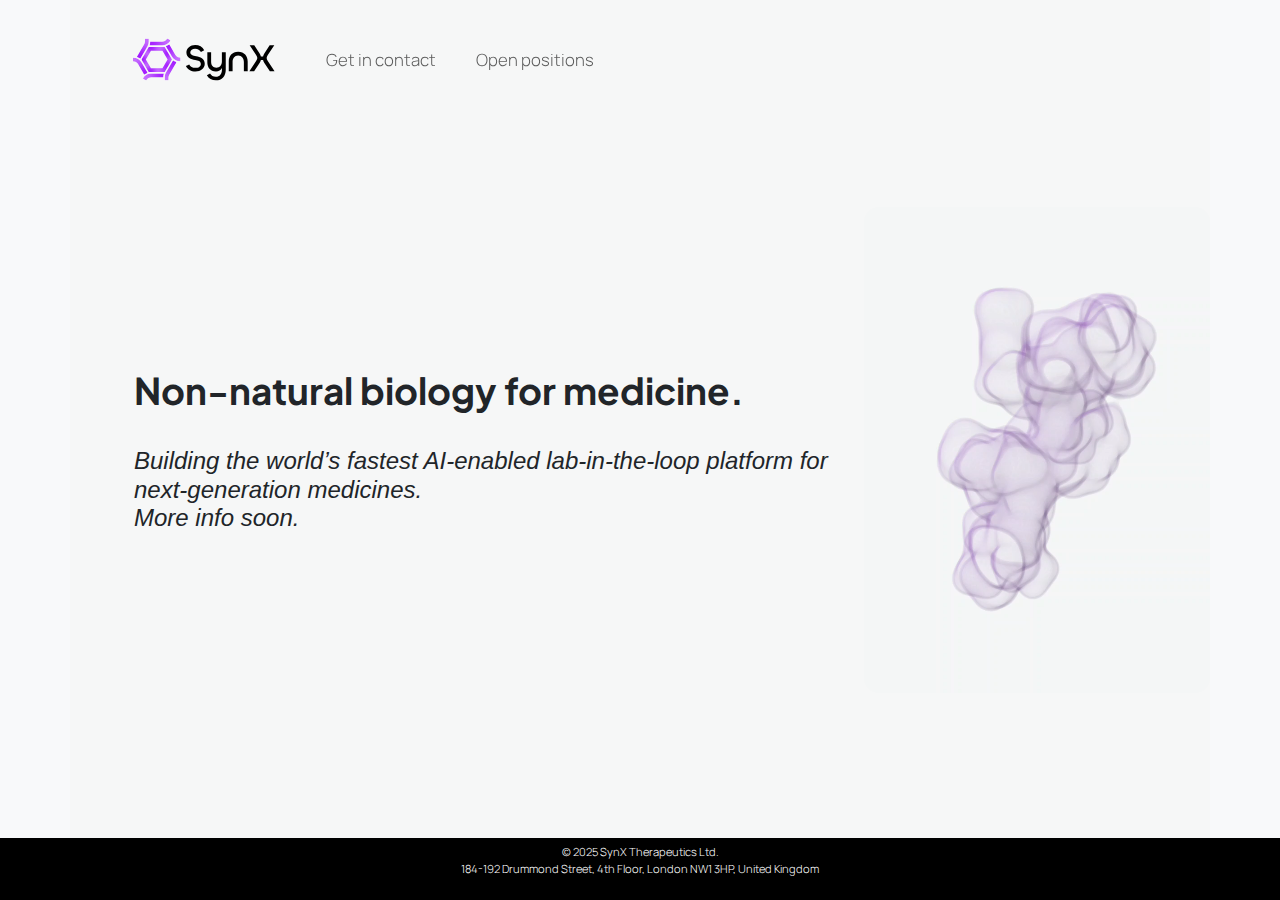
<file: index.html>
<!doctype html>
<html class="h-100" lang="en">

  <head>
      <meta charset="utf-8">
  <meta name="viewport" content="width=device-width,initial-scale=1,shrink-to-fit=no">
  <meta name="description" content="Add SynX description here">
  <link rel="apple-touch-icon" sizes="180x180" href="img/favicon-32x32.png">
  <link rel="icon" type="image/png" sizes="32x32" href="img/favicon-32x32.png">
  <link rel="icon" type="image/png" sizes="16x16" href="img/favicon-16x16.png">
  <link rel="icon" type="image/png" sizes="96x96" href="img/favicon.png">
  <meta name="HandheldFriendly" content="true">
  <title>SynX Therapeutics</title>
  <link rel="stylesheet" href="css/theme.min.css">
  <link href="https://fonts.googleapis.com/css2?family=Manrope:wght@400;500;700&family=Oak+Sans:wght@400;700&family=Plus+Jakarta+Sans:wght@500;700&display=swap" rel="stylesheet">
<link rel="stylesheet" href="css/custom.css">

   <style>

/* inter-300 - latin */

  body {
      font-family: 'Manrope', Arial, sans-serif; 
   }
    h1, .display-4, .display-3, .display-2, .display-1 {
      font-family: 'Plus Jakarta Sans', Arial, sans-serif;
    }
    h2, h3, h4, .display-6, .display-5, .subheading, .section-title {
      font-family: 'Oak Sans', Arial, sans-serif;
    }

    
@font-face {
  font-family: 'Inter';
  font-style: normal;
  font-weight: 300;
  font-display: swap;
  src: local(''),
       url('./fonts/inter-v12-latin-300.woff2') format('woff2'), /* Chrome 26+, Opera 23+, Firefox 39+ */
       url('./fonts/inter-v12-latin-300.woff') format('woff'); /* Chrome 6+, Firefox 3.6+, IE 9+, Safari 5.1+ */
}

@font-face {
  font-family: 'Inter';
  font-style: normal;
  font-weight: 500;
  font-display: swap;
  src: local(''),
       url('./fonts/inter-v12-latin-500.woff2') format('woff2'), /* Chrome 26+, Opera 23+, Firefox 39+ */
       url('./fonts/inter-v12-latin-500.woff') format('woff'); /* Chrome 6+, Firefox 3.6+, IE 9+, Safari 5.1+ */
}
@font-face {
  font-family: 'Inter';
  font-style: normal;
  font-weight: 700;
  font-display: swap;
  src: local(''),
       url('./fonts/inter-v12-latin-700.woff2') format('woff2'), /* Chrome 26+, Opera 23+, Firefox 39+ */
       url('./fonts/inter-v12-latin-700.woff') format('woff'); /* Chrome 6+, Firefox 3.6+, IE 9+, Safari 5.1+ */
}

.navbar-nav .nav-link:hover,
.navbar-nav .nav-link:focus {
  color: #B543FF !important;
}

.navbar-nav .nav-item {
  margin-right: 1.5rem;  /* Increase value for more space */
}
.navbar-nav .nav-item:last-child {
  margin-right: 0; /* Don’t add margin after the last menu item */
}

.navbar-nav .nav-link {
  font-size: 1.05rem; /* increase size (default is about 1rem) */
}

#site-footer {
  background-color: #000;       /* Black background */
  color: white;                 /* White text */
  position: fixed;              /* Fixed to viewport */
  bottom: 0;
  left: 0;
  width: 100%;                 /* Full width */
  padding: 0.4rem 0;
  font-size: 0.7rem;
  z-index: 9999;                /* Make sure it stays on top */
  text-align: center;
}
</style>
  </head>

  <body data-bs-spy="scroll" data-bs-target="#navScroll">

    <nav id="navScroll" class="navbar navbar-expand-lg navbar-light fixed-top" tabindex="0">
  <div class="container">
    <a class="navbar-brand pe-4 fs-4" href="/">
<a class="navbar-brand pe-4 fs-4 d-flex align-items-center" href="/">
  <img src="img/Synx Logo -01.svg" alt="SynX Logo" height="45" style="object-fit:contain; display:block;">
</a>
</a>

    <button class="navbar-toggler" type="button" data-bs-toggle="collapse" data-bs-target="#navbarSupportedContent" aria-controls="navbarSupportedContent" aria-expanded="false" aria-label="Toggle navigation">
      <span class="navbar-toggler-icon"></span>
    </button>
    <div class="collapse navbar-collapse" id="navbarSupportedContent">
      <ul class="navbar-nav me-auto mb-2 mb-lg-0">
  <li class="nav-item">
    <a class="nav-link" href="https://synx-tx.notion.site/21be36eb6e3881628b4bf37a525b005d?pvs=105">
      Get in contact
    </a>
  </li>
   <li class="nav-item">
    <a class="nav-link" href="#">
      Open positions
    </a>
  </li>

    </ul>

    </div>
</div>
</nav>

    <main>
<div class="w-100 overflow-hidden bg-gray-100" id="top">  
<div class="container position-relative">
<div class="row">



<section class="d-flex align-items-center justify-content-between"
         style="min-height:100vh; background-color:#f6f7f7; overflow:hidden; padding-left: 5vw; padding-right: 0vw; margin-top:0px;">
  <div class="d-flex flex-column">
    <div class="text-area" style="max-width: 70vw; font-size:2.3rem; font-weight:700; line-height:1.3; font-family:'Plus Jakarta Sans',sans-serif;">
        Non-natural biology for medicine.
      </div>       
    <h4 style="padding-top:2rem; margin-bottom:0; font-weight:180; font-style:italic;" data-aos="fade-left">
        Building the world’s fastest AI-enabled lab-in-the-loop platform for next-generation medicines. <br/> More info soon.
        </h4>



</div>
  <video
    src="img/1cyaspin2.mp4"
    style="width:27vw; height:54vh; object-fit:cover; border-radius: 1rem;"
    autoplay
    muted
    loop
    playsinline
  ></video>

</section>



</div>
</div>
</div>

    </main>


<footer id="site-footer">
  <div class="container">
    <p>© 2025 SynX Therapeutics Ltd. <br/> 184-192 Drummond Street, 4th Floor, London NW1 3HP, United Kingdom</p>
  </div>
</footer>

    <script src="js/bootstrap.bundle.min.js"></script>
<script src="js/aos.js"></script>
 <script>
 AOS.init({
   duration: 800, // values from 0 to 3000, with step 50ms
 });
 </script>

 <script>
  let scrollpos = window.scrollY
  const header = document.querySelector(".navbar")
  const header_height = header.offsetHeight

  const add_class_on_scroll = () => header.classList.add("scrolled", "shadow-sm")
  const remove_class_on_scroll = () => header.classList.remove("scrolled", "shadow-sm")

  window.addEventListener('scroll', function() {
    scrollpos = window.scrollY;

    if (scrollpos >= header_height) { add_class_on_scroll() }
    else { remove_class_on_scroll() }

    console.log(scrollpos)
  })
</script>

  </body>
</html>
</file>
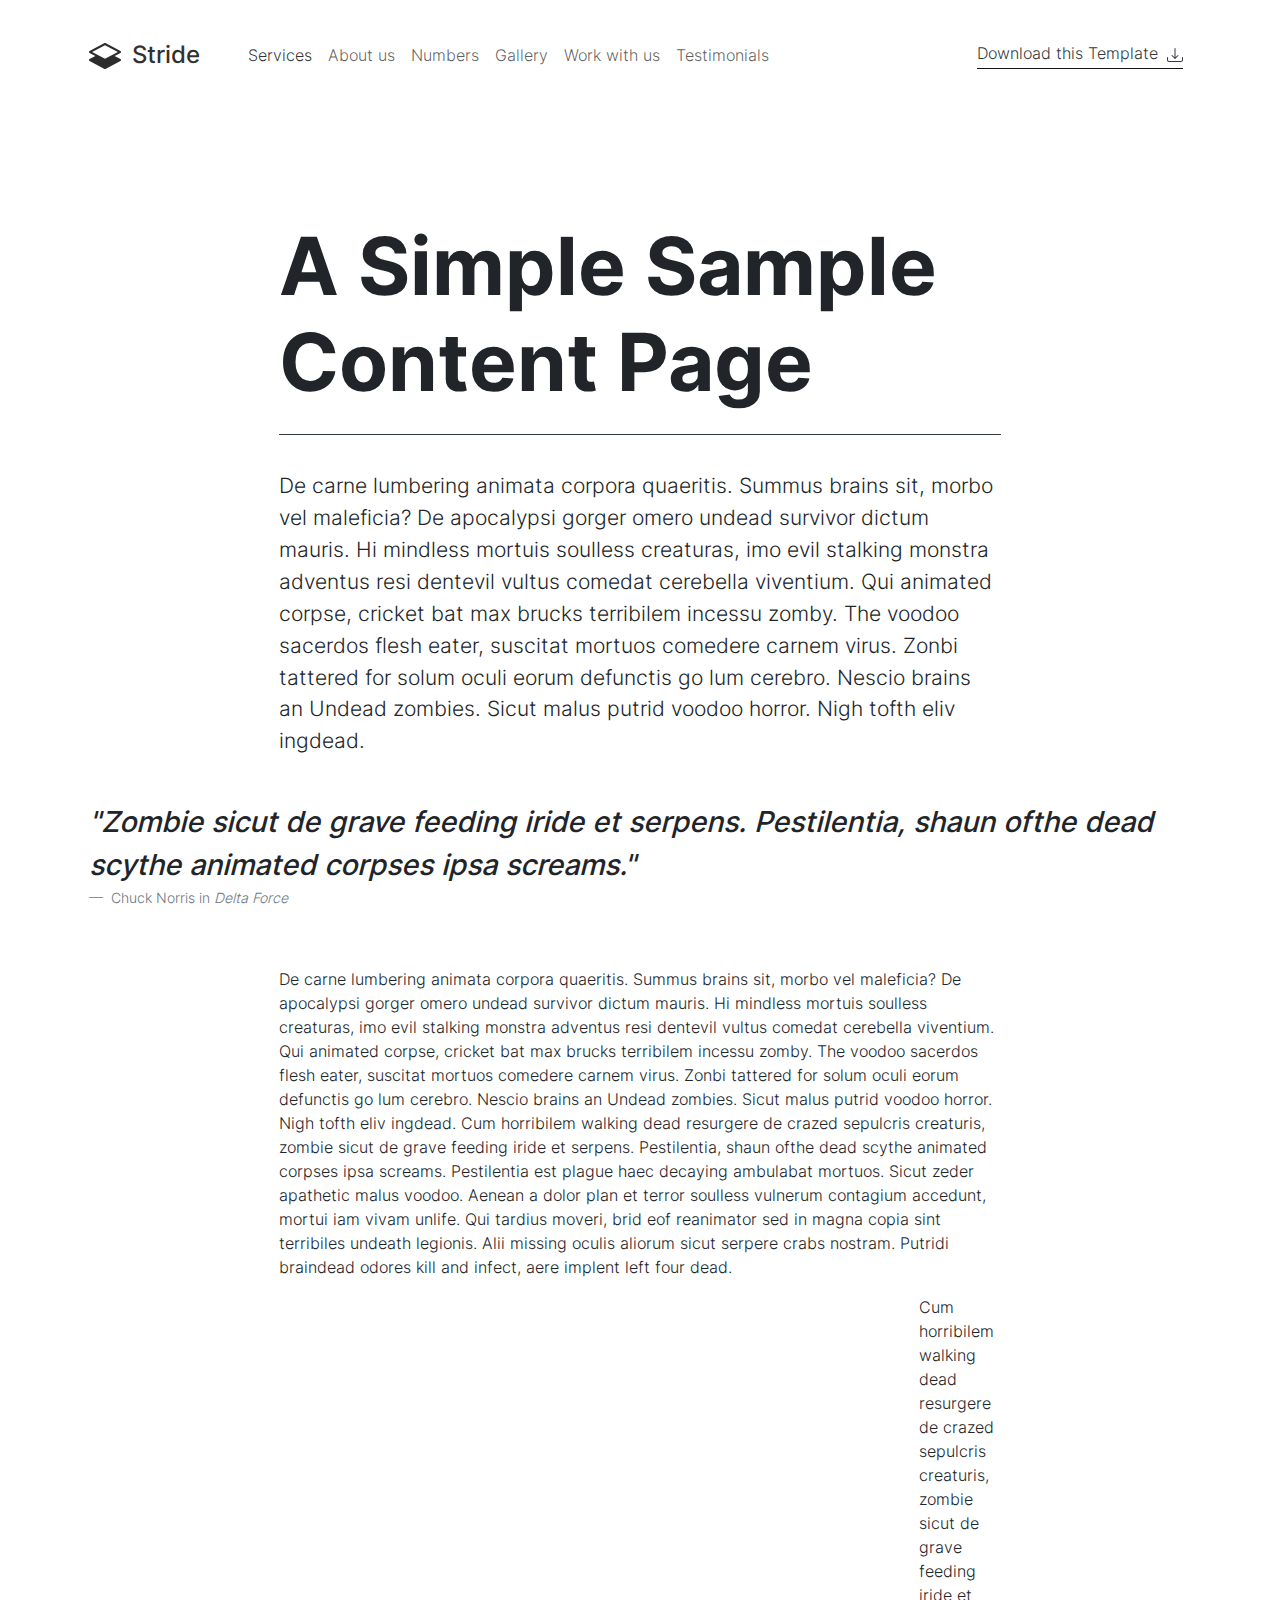
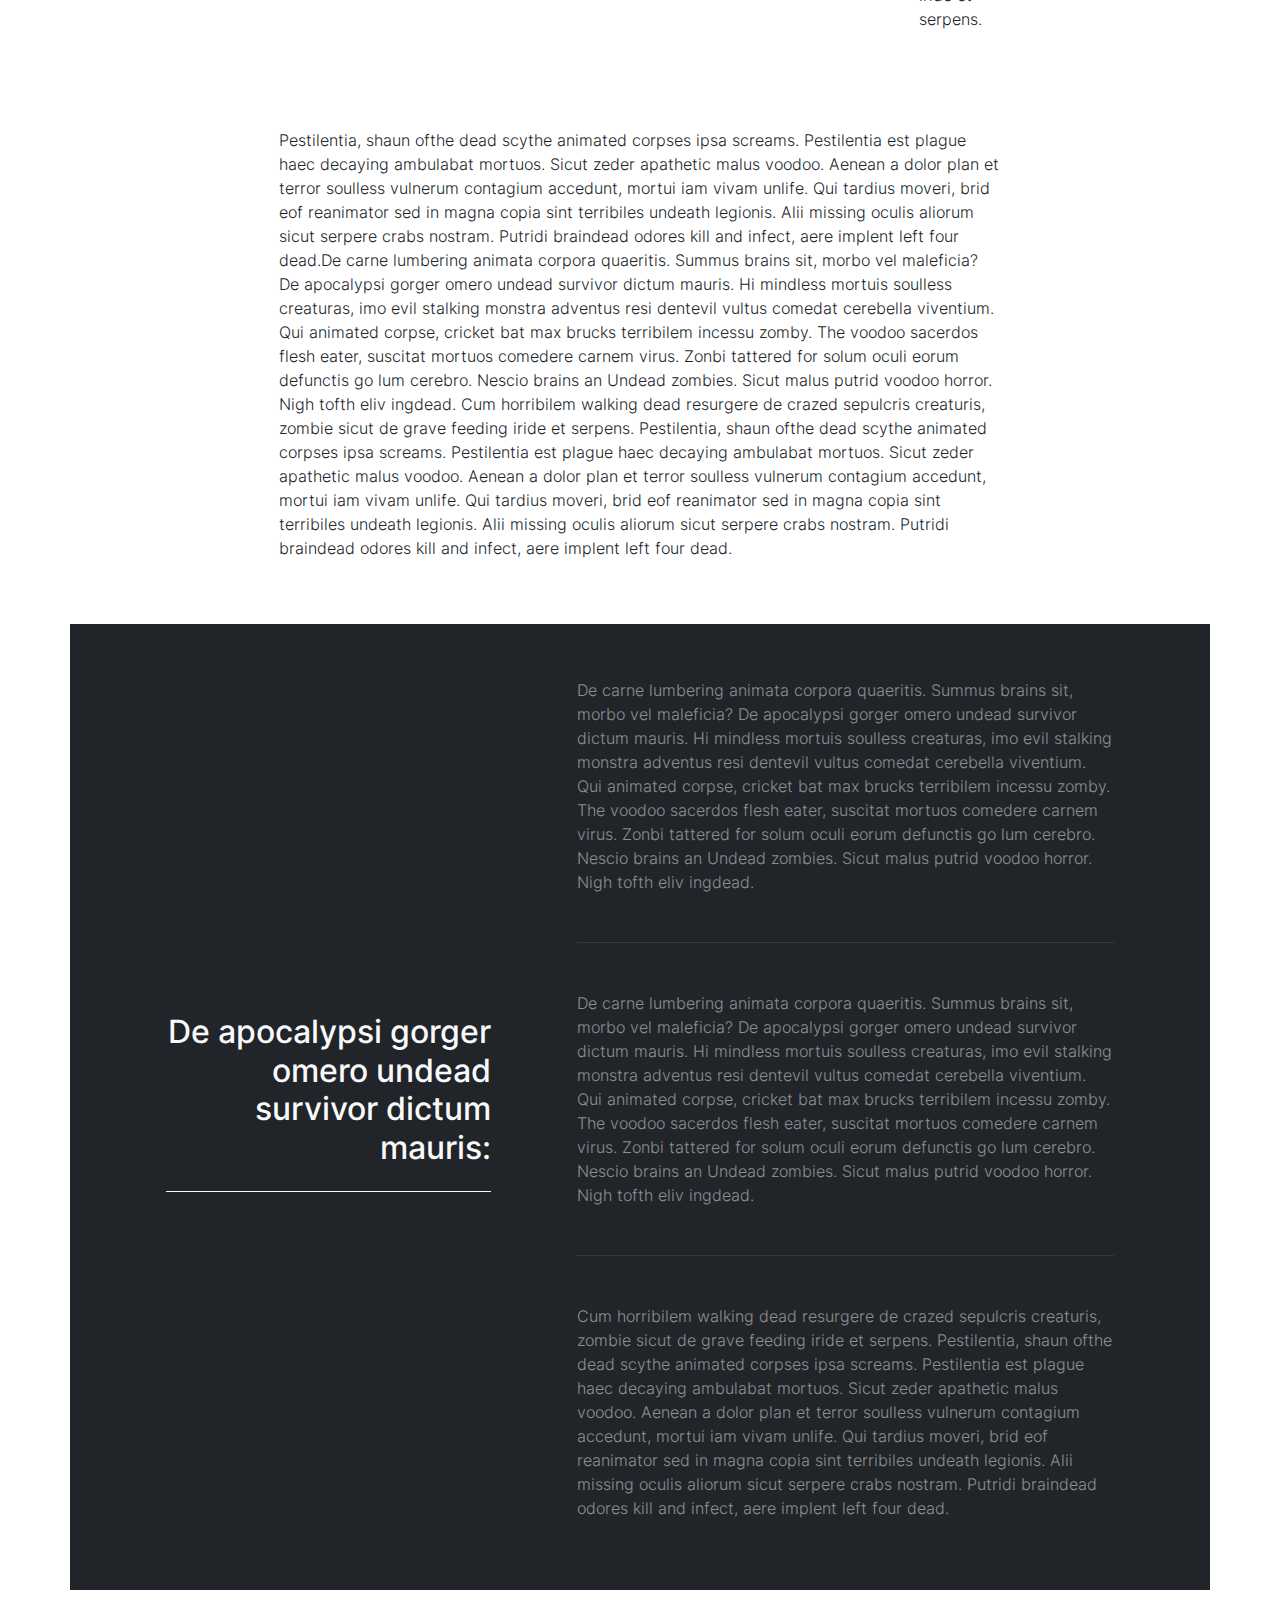
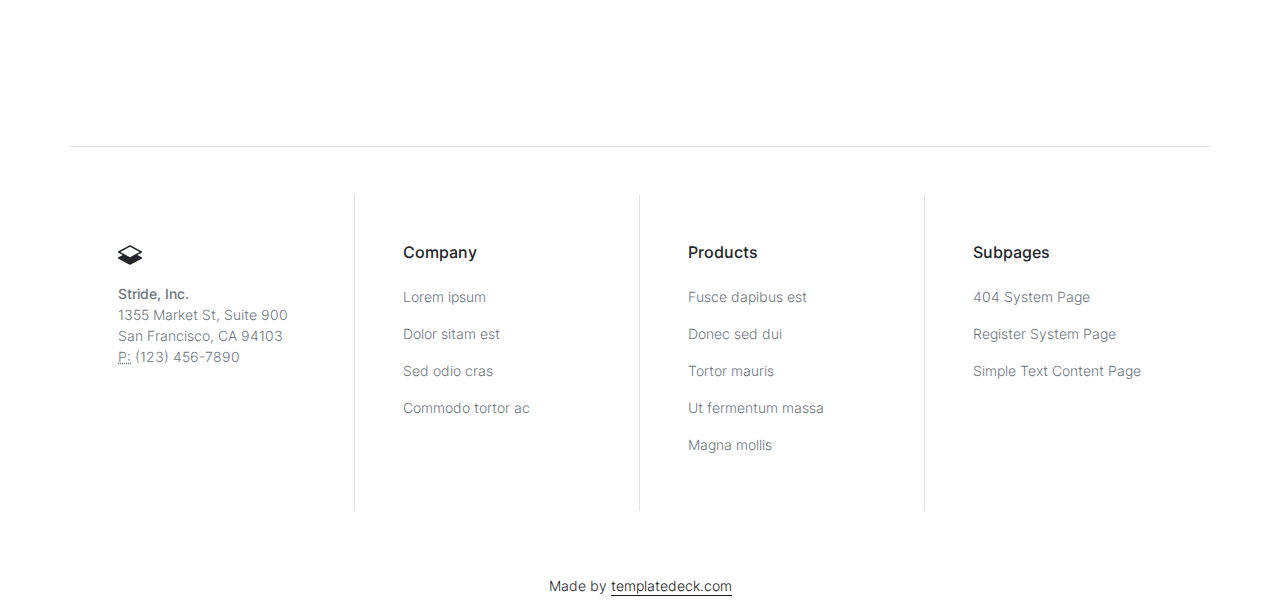
<file: content.html>
<!doctype html>
<html class="h-100" lang="en">

  <head>
      <meta charset="utf-8">
  <meta name="viewport" content="width=device-width,initial-scale=1,shrink-to-fit=no">
  <meta name="description" content="A growing collection of ready to use components for the CSS framework Bootstrap 5">
  <link rel="apple-touch-icon" sizes="180x180" href="img/apple-touch-icon.png">
  <link rel="icon" type="image/png" sizes="32x32" href="img/favicon-32x32.png">
  <link rel="icon" type="image/png" sizes="16x16" href="img/favicon-16x16.png">
  <link rel="icon" type="image/png" sizes="96x96" href="img/favicon.png">
  <meta name="author" content="Holger Koenemann">
  <meta name="generator" content="Eleventy v2.0.0">
  <meta name="HandheldFriendly" content="true">
  <title>Plain Content Sample Page</title>
  <link rel="stylesheet" href="css/theme.min.css">

   <style>

/* inter-300 - latin */
@font-face {
  font-family: 'Inter';
  font-style: normal;
  font-weight: 300;
  font-display: swap;
  src: local(''),
       url('./fonts/inter-v12-latin-300.woff2') format('woff2'), /* Chrome 26+, Opera 23+, Firefox 39+ */
       url('./fonts/inter-v12-latin-300.woff') format('woff'); /* Chrome 6+, Firefox 3.6+, IE 9+, Safari 5.1+ */
}

@font-face {
  font-family: 'Inter';
  font-style: normal;
  font-weight: 500;
  font-display: swap;
  src: local(''),
       url('./fonts/inter-v12-latin-500.woff2') format('woff2'), /* Chrome 26+, Opera 23+, Firefox 39+ */
       url('./fonts/inter-v12-latin-500.woff') format('woff'); /* Chrome 6+, Firefox 3.6+, IE 9+, Safari 5.1+ */
}
@font-face {
  font-family: 'Inter';
  font-style: normal;
  font-weight: 700;
  font-display: swap;
  src: local(''),
       url('./fonts/inter-v12-latin-700.woff2') format('woff2'), /* Chrome 26+, Opera 23+, Firefox 39+ */
       url('./fonts/inter-v12-latin-700.woff') format('woff'); /* Chrome 6+, Firefox 3.6+, IE 9+, Safari 5.1+ */
}

</style>

  </head>

  <body data-bs-spy="scroll" data-bs-target="#navScroll">

    <nav id="navScroll" class="navbar navbar-expand-lg navbar-light" tabindex="0">
  <div class="container">
    <a class="navbar-brand pe-4 fs-4" href="/">
  <svg xmlns="http://www.w3.org/2000/svg" width="32" height="32" fill="currentColor" class="bi bi-layers-half" viewbox="0 0 16 16">
    <path d="M8.235 1.559a.5.5 0 0 0-.47 0l-7.5 4a.5.5 0 0 0 0 .882L3.188 8 .264 9.559a.5.5 0 0 0 0 .882l7.5 4a.5.5 0 0 0 .47 0l7.5-4a.5.5 0 0 0 0-.882L12.813 8l2.922-1.559a.5.5 0 0 0 0-.882l-7.5-4zM8 9.433 1.562 6 8 2.567 14.438 6 8 9.433z"/>
  </svg>
  <span class="ms-1 fw-bolder">Stride</span>
</a>

    <button class="navbar-toggler" type="button" data-bs-toggle="collapse" data-bs-target="#navbarSupportedContent" aria-controls="navbarSupportedContent" aria-expanded="false" aria-label="Toggle navigation">
      <span class="navbar-toggler-icon"></span>
    </button>
    <div class="collapse navbar-collapse" id="navbarSupportedContent">
      <ul class="navbar-nav me-auto mb-2 mb-lg-0">
      <li class="nav-item">
    <a class="nav-link" href="#services" aria-label="Brings you to the frontpage">
      Services
    </a>
  </li>
  <li class="nav-item">
    <a class="nav-link" href="#aboutus">
      About us
    </a>
  </li>
  <li class="nav-item">
    <a class="nav-link" href="#numbers">
      Numbers
    </a>
  </li>
  <li class="nav-item">
    <a class="nav-link" href="#gallery">
      Gallery
    </a>
  </li>
  <li class="nav-item">
    <a class="nav-link" href="#workwithus">
      Work with us
    </a>
  </li>
  <li class="nav-item">
    <a class="nav-link" href="#testimonials">
      Testimonials
    </a>
  </li>

    </ul>
      <a href="https://templatedeck.com" data-splitbee-event="Click Download" aria-label="Download this template" class="link-dark pb-1 link-fancy me-2">
        Download this Template       <svg xmlns="http://www.w3.org/2000/svg" width="16" height="16" fill="currentColor" class="bi bi-download ms-1" viewBox="0 0 16 16">
                <path d="M.5 9.9a.5.5 0 0 1 .5.5v2.5a1 1 0 0 0 1 1h12a1 1 0 0 0 1-1v-2.5a.5.5 0 0 1 1 0v2.5a2 2 0 0 1-2 2H2a2 2 0 0 1-2-2v-2.5a.5.5 0 0 1 .5-.5z"/>
                <path d="M7.646 11.854a.5.5 0 0 0 .708 0l3-3a.5.5 0 0 0-.708-.708L8.5 10.293V1.5a.5.5 0 0 0-1 0v8.793L5.354 8.146a.5.5 0 1 0-.708.708l3 3z"/>
              </svg>
      </a>

    </div>
</div>
</nav>

    <main>
      <div class="py-vh-5 w-100 overflow-hidden" id="services">
  <div class="container">
    <div class="row d-flex justify-content-center">
      <div class="col-12 col-lg-10 col-xl-8">
        <h1 class="display-1 fw-bold border-bottom border-dark pb-4">A Simple Sample Content Page</h1>
        <p class="lead py-vh-2">De carne lumbering animata corpora quaeritis. Summus brains sit​​, morbo vel maleficia? De apocalypsi gorger omero undead survivor dictum mauris. Hi mindless mortuis soulless creaturas, imo evil stalking monstra adventus resi
          dentevil vultus comedat cerebella viventium. Qui animated corpse, cricket bat max brucks terribilem incessu zomby. The voodoo sacerdos flesh eater, suscitat mortuos comedere carnem virus. Zonbi tattered for solum oculi eorum defunctis go lum cerebro.
          Nescio brains an Undead zombies. Sicut malus putrid voodoo horror. Nigh tofth eliv ingdead.
        </p>
      </div>
      <div class="col-12">
        <figure class="py-vh-2 pt-0">
          <blockquote class="blockquote blockquote-xl">
            <p>"Zombie sicut de grave feeding iride et serpens. Pestilentia, shaun ofthe dead scythe animated corpses ipsa screams."</p>
          </blockquote>
          <figcaption class="blockquote-footer">
            Chuck Norris in
            <cite title="Source Title">Delta Force</cite>
          </figcaption>
        </figure>
      </div>
      <div class="col-12 col-lg-10 col-xl-8">
        <p>De carne lumbering animata corpora quaeritis. Summus brains sit​​, morbo vel maleficia? De apocalypsi gorger omero undead survivor dictum mauris. Hi mindless mortuis soulless creaturas, imo evil stalking monstra adventus resi dentevil vultus
          comedat cerebella viventium. Qui animated corpse, cricket bat max brucks terribilem incessu zomby. The voodoo sacerdos flesh eater, suscitat mortuos comedere carnem virus. Zonbi tattered for solum oculi eorum defunctis go lum cerebro. Nescio brains
          an Undead zombies. Sicut malus putrid voodoo horror. Nigh tofth eliv ingdead. Cum horribilem walking dead resurgere de crazed sepulcris creaturis, zombie sicut de grave feeding iride et serpens. Pestilentia, shaun ofthe dead scythe animated corpses
          ipsa screams. Pestilentia est plague haec decaying ambulabat mortuos. Sicut zeder apathetic malus voodoo. Aenean a dolor plan et terror soulless vulnerum contagium accedunt, mortui iam vivam unlife. Qui tardius moveri, brid eof reanimator sed in
          magna copia sint terribiles undeath legionis. Alii missing oculis aliorum sicut serpere crabs nostram. Putridi braindead odores kill and infect, aere implent left four dead.

        </p>
      </div>

      <div class="col-12 col-lg-10 col-xl-8">

        <p>
          <img src="img/webp/people15.webp" class="img-fluid float-start p-3 pt-0 ps-0" alt="article image" data-aos="fade">Cum horribilem walking dead resurgere de crazed sepulcris creaturis, zombie sicut de grave feeding iride et serpens.
            Pestilentia, shaun ofthe dead scythe animated corpses ipsa screams. Pestilentia est plague haec decaying ambulabat mortuos. Sicut zeder apathetic malus voodoo. Aenean a dolor plan et terror soulless vulnerum contagium accedunt, mortui iam vivam
            unlife. Qui tardius moveri, brid eof reanimator sed in magna copia sint terribiles undeath legionis. Alii missing oculis aliorum sicut serpere crabs nostram. Putridi braindead odores kill and infect, aere implent left four dead.De carne lumbering
            animata corpora quaeritis. Summus brains sit​​, morbo vel maleficia? De apocalypsi gorger omero undead survivor dictum mauris. Hi mindless mortuis soulless creaturas, imo evil stalking monstra adventus resi dentevil vultus comedat cerebella
            viventium. Qui animated corpse, cricket bat max brucks terribilem incessu zomby. The voodoo sacerdos flesh eater, suscitat mortuos comedere carnem virus. Zonbi tattered for solum oculi eorum defunctis go lum cerebro. Nescio brains an Undead zombies.
            Sicut malus putrid voodoo horror. Nigh tofth eliv ingdead. Cum horribilem walking dead resurgere de crazed sepulcris creaturis, zombie sicut de grave feeding iride et serpens. Pestilentia, shaun ofthe dead scythe animated corpses ipsa screams.
            Pestilentia est plague haec decaying ambulabat mortuos. Sicut zeder apathetic malus voodoo. Aenean a dolor plan et terror soulless vulnerum contagium accedunt, mortui iam vivam unlife. Qui tardius moveri, brid eof reanimator sed in magna copia sint
            terribiles undeath legionis. Alii missing oculis aliorum sicut serpere crabs nostram. Putridi braindead odores kill and infect, aere implent left four dead.

        </p>
      </div>
      <div class="col-12 py-vh-3 my-5 bg-gray-900 text-light px-5">
        <div class="row d-flex align-items-center px-5">
          <div class="col-12 col-lg-5 text-end d-flex justify-content-end">
            <h2 class="border-bottom border-light pb-4 text-end me-5">De apocalypsi gorger omero undead survivor dictum mauris:</h2>
          </div>
          <div class="col-12 col-lg-7">
            <p class="border-bottom border-dark pb-5 mb-5 text-light" style="--bs-text-opacity: .5;">De carne lumbering animata corpora quaeritis. Summus brains sit​​, morbo vel maleficia? De apocalypsi gorger omero undead survivor dictum mauris. Hi mindless
              mortuis soulless creaturas, imo evil stalking monstra adventus resi dentevil vultus comedat cerebella viventium. Qui animated corpse, cricket bat max brucks terribilem incessu zomby. The voodoo sacerdos flesh eater, suscitat mortuos comedere carnem
              virus. Zonbi tattered for solum oculi eorum defunctis go lum cerebro. Nescio brains an Undead zombies. Sicut malus putrid voodoo horror. Nigh tofth eliv ingdead.
            </p>
            <p class="border-bottom border-dark pb-5 mb-5 text-light" style="--bs-text-opacity: .5;">De carne lumbering animata corpora quaeritis. Summus brains sit​​, morbo vel maleficia? De apocalypsi gorger omero undead survivor dictum mauris. Hi mindless
              mortuis soulless creaturas, imo evil stalking monstra adventus resi dentevil vultus comedat cerebella viventium. Qui animated corpse, cricket bat max brucks terribilem incessu zomby. The voodoo sacerdos flesh eater, suscitat mortuos comedere carnem
              virus. Zonbi tattered for solum oculi eorum defunctis go lum cerebro. Nescio brains an Undead zombies. Sicut malus putrid voodoo horror. Nigh tofth eliv ingdead.
            </p>
            <p class="text-light" style="--bs-text-opacity: .5;">
              Cum horribilem walking dead resurgere de crazed sepulcris creaturis, zombie sicut de grave feeding iride et serpens. Pestilentia, shaun ofthe dead scythe animated corpses ipsa screams. Pestilentia est plague haec decaying ambulabat mortuos. Sicut
              zeder apathetic malus voodoo. Aenean a dolor plan et terror soulless vulnerum contagium accedunt, mortui iam vivam unlife. Qui tardius moveri, brid eof reanimator sed in magna copia sint terribiles undeath legionis. Alii missing oculis aliorum sicut
              serpere crabs nostram. Putridi braindead odores kill and infect, aere implent left four dead.
            </p>
          </div>
        </div>
      </div>
    </div>
  </div>
</div>

    </main>

    <footer>
  <div class="container small border-top">
    <div class="row py-5 d-flex justify-content-between">

<div class="col-12 col-lg-6 col-xl-3 border-end p-5">
  <svg xmlns="http://www.w3.org/2000/svg" width="24" height="24" fill="currentColor" class="bi bi-layers-half" viewbox="0 0 16 16">
    <path d="M8.235 1.559a.5.5 0 0 0-.47 0l-7.5 4a.5.5 0 0 0 0 .882L3.188 8 .264 9.559a.5.5 0 0 0 0 .882l7.5 4a.5.5 0 0 0 .47 0l7.5-4a.5.5 0 0 0 0-.882L12.813 8l2.922-1.559a.5.5 0 0 0 0-.882l-7.5-4zM8 9.433 1.562 6 8 2.567 14.438 6 8 9.433z"/>
  </svg>
  <address class="text-secondary mt-3">
    <strong>Stride, Inc.</strong><br>
    1355 Market St, Suite 900<br>
    San Francisco, CA 94103<br>
    <abbr title="Phone">P:</abbr>
    (123) 456-7890
  </address>
</div>
<div class="col-12 col-lg-6 col-xl-3 border-end p-5">
  <h3 class="h6 mb-3">Company</h3>
  <ul class="nav flex-column">
    <li class="nav-item">
      <a class="nav-link link-secondary ps-0" aria-current="page" href="#">Lorem ipsum</a>
    </li>
    <li class="nav-item">
      <a class="nav-link link-secondary ps-0" href="#">Dolor sitam est</a>
    </li>
    <li class="nav-item">
      <a class="nav-link link-secondary ps-0" href="#">Sed odio cras</a>
    </li>
    <li class="nav-item">
      <a class="nav-link link-secondary ps-0" href="#">Commodo tortor ac</a>
    </li>
  </ul>
</div>
<div class="col-12 col-lg-6 col-xl-3 border-end p-5">
  <h3 class="h6 mb-3">Products</h3>
  <ul class="nav flex-column">
    <li class="nav-item">
      <a class="nav-link link-secondary ps-0" aria-current="page" href="#">Fusce dapibus est</a>
    </li>
    <li class="nav-item">
      <a class="nav-link link-secondary ps-0" href="#">Donec sed dui</a>
    </li>
    <li class="nav-item">
      <a class="nav-link link-secondary ps-0" href="#">Tortor mauris</a>
    </li>
    <li class="nav-item">
      <a class="nav-link link-secondary ps-0" href="#">Ut fermentum massa</a>
    </li>

    <li class="nav-item">
      <a class="nav-link link-secondary ps-0" href="#">Magna mollis</a>
    </li>
  </ul>
</div>
<div class="col-12 col-lg-6 col-xl-3 p-5">
  <h3 class="h6 mb-3">Subpages</h3>
  <ul class="nav flex-column">
    <li class="nav-item">
      <a class="nav-link link-secondary ps-0" aria-current="page" href="404.html">404 System Page</a>
      <a class="nav-link link-secondary ps-0" aria-current="page" href="register.html">Register System Page</a>
            <a class="nav-link link-secondary ps-0" aria-current="page" href="content.html">Simple Text Content Page</a>
    </li>
  </ul>
</div>
</div>
</div>

<div class="container text-center py-3 small">Made by <a href="https://templatedeck.com" class="link-fancy" target="_blank">templatedeck.com</a>
</div>
</footer>

    <script src="js/bootstrap.bundle.min.js"></script>
<script src="js/aos.js"></script>
 <script>
 AOS.init({
   duration: 800, // values from 0 to 3000, with step 50ms
 });
 </script>

 <script>
  let scrollpos = window.scrollY
  const header = document.querySelector(".navbar")
  const header_height = header.offsetHeight

  const add_class_on_scroll = () => header.classList.add("scrolled", "shadow-sm")
  const remove_class_on_scroll = () => header.classList.remove("scrolled", "shadow-sm")

  window.addEventListener('scroll', function() {
    scrollpos = window.scrollY;

    if (scrollpos >= header_height) { add_class_on_scroll() }
    else { remove_class_on_scroll() }

    console.log(scrollpos)
  })
</script>

  </body>
</html>
</file>
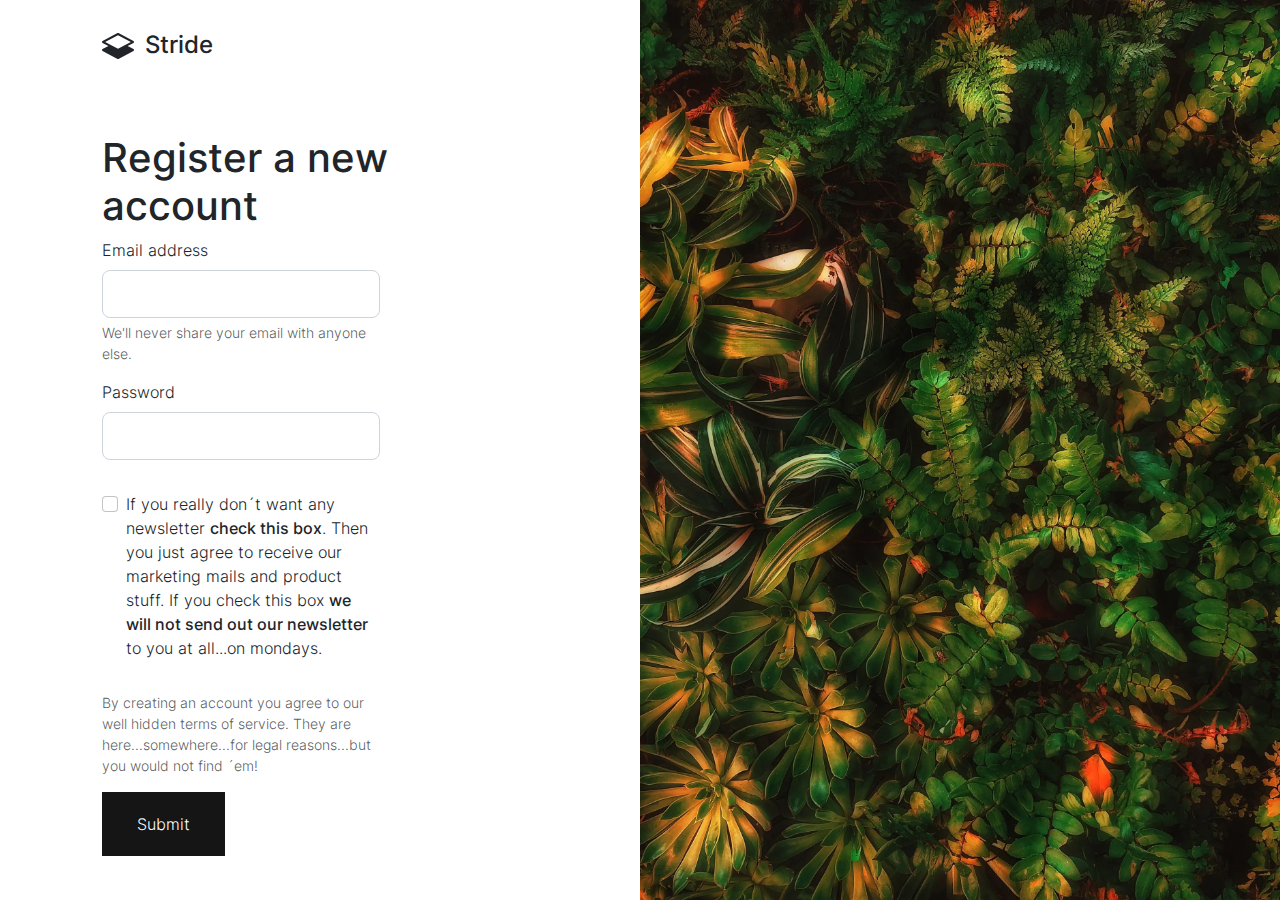
<file: register.html>
<!doctype html>
<html class="h-100" lang="en">

  <head>
      <meta charset="utf-8">
  <meta name="viewport" content="width=device-width,initial-scale=1,shrink-to-fit=no">
  <meta name="description" content="A growing collection of ready to use components for the CSS framework Bootstrap 5">
  <link rel="apple-touch-icon" sizes="180x180" href="img/apple-touch-icon.png">
  <link rel="icon" type="image/png" sizes="32x32" href="img/favicon-32x32.png">
  <link rel="icon" type="image/png" sizes="16x16" href="img/favicon-16x16.png">
  <link rel="icon" type="image/png" sizes="96x96" href="img/favicon.png">
  <meta name="author" content="Holger Koenemann">
  <meta name="generator" content="Eleventy v2.0.0">
  <meta name="HandheldFriendly" content="true">
  <title>Register a new account</title>
  <link rel="stylesheet" href="css/theme.min.css">

   <style>

/* inter-300 - latin */
@font-face {
  font-family: 'Inter';
  font-style: normal;
  font-weight: 300;
  font-display: swap;
  src: local(''),
       url('./fonts/inter-v12-latin-300.woff2') format('woff2'), /* Chrome 26+, Opera 23+, Firefox 39+ */
       url('./fonts/inter-v12-latin-300.woff') format('woff'); /* Chrome 6+, Firefox 3.6+, IE 9+, Safari 5.1+ */
}

@font-face {
  font-family: 'Inter';
  font-style: normal;
  font-weight: 500;
  font-display: swap;
  src: local(''),
       url('./fonts/inter-v12-latin-500.woff2') format('woff2'), /* Chrome 26+, Opera 23+, Firefox 39+ */
       url('./fonts/inter-v12-latin-500.woff') format('woff'); /* Chrome 6+, Firefox 3.6+, IE 9+, Safari 5.1+ */
}
@font-face {
  font-family: 'Inter';
  font-style: normal;
  font-weight: 700;
  font-display: swap;
  src: local(''),
       url('./fonts/inter-v12-latin-700.woff2') format('woff2'), /* Chrome 26+, Opera 23+, Firefox 39+ */
       url('./fonts/inter-v12-latin-700.woff') format('woff'); /* Chrome 6+, Firefox 3.6+, IE 9+, Safari 5.1+ */
}

</style>

  </head>

  <body class="d-flex h-100 w-100" data-bs-spy="scroll" data-bs-target="#navScroll">

    <div class="h-100 container-fluid">
      <div class="h-100 row d-flex align-items-stretch">
        
          <div class="col-12 col-md-7 col-lg-6 d-flex align-items-start flex-column px-vw-5">
          
            <header class="mb-auto py-vh-2 col-12">
              <a class="navbar-brand pe-4 fs-4" href="/">
  <svg xmlns="http://www.w3.org/2000/svg" width="32" height="32" fill="currentColor" class="bi bi-layers-half" viewbox="0 0 16 16">
    <path d="M8.235 1.559a.5.5 0 0 0-.47 0l-7.5 4a.5.5 0 0 0 0 .882L3.188 8 .264 9.559a.5.5 0 0 0 0 .882l7.5 4a.5.5 0 0 0 .47 0l7.5-4a.5.5 0 0 0 0-.882L12.813 8l2.922-1.559a.5.5 0 0 0 0-.882l-7.5-4zM8 9.433 1.562 6 8 2.567 14.438 6 8 9.433z"/>
  </svg>
  <span class="ms-1 fw-bolder">Stride</span>
</a>

            </header>
            <main class="mb-auto col-12">
              <h1>Register a new account</h1>
              
<form class="row">
  <div class="col-12 col-lg-10 col-xl-8">
  <div class="mb-3">
    <label for="exampleInputEmail1" class="form-label">Email address</label>
    <input type="email" class="form-control form-control-lg" id="exampleInputEmail1" aria-describedby="emailHelp">
    <div id="emailHelp" class="form-text">We'll never share your email with anyone else.</div>
  </div>
  <div class="mb-3">
    <label for="exampleInputPassword1" class="form-label">Password</label>
    <input type="password" class="form-control form-control-lg" id="exampleInputPassword1">
  </div>
  <div class="mb-3 form-check py-3">
    <input type="checkbox" class="form-check-input" id="exampleCheck1">
    <label class="form-check-label" for="exampleCheck1">If you really don´t want any newsletter <strong>check this box</strong>. Then you just agree to receive our marketing mails and product stuff. If you check this box <strong>we will not send out our newsletter</strong> to you at all...on mondays.</label>
  </div>
  <p class="small text-muted">By creating an account you agree to our well hidden terms of service. They are here...somewhere...for legal reasons...but you would not find ´em!</p>
  <button type="submit" class="btn btn-primary btn-xl">Submit</button>
</div>
</form>

            </main>
          </div>
          
            <div class="col-12 col-md-5 col-lg-6 bg-cover" style="background-image: url('./img/webp/colorful.webp');"></div>
          
        </div>

      </div></body>
    </html>
</file>
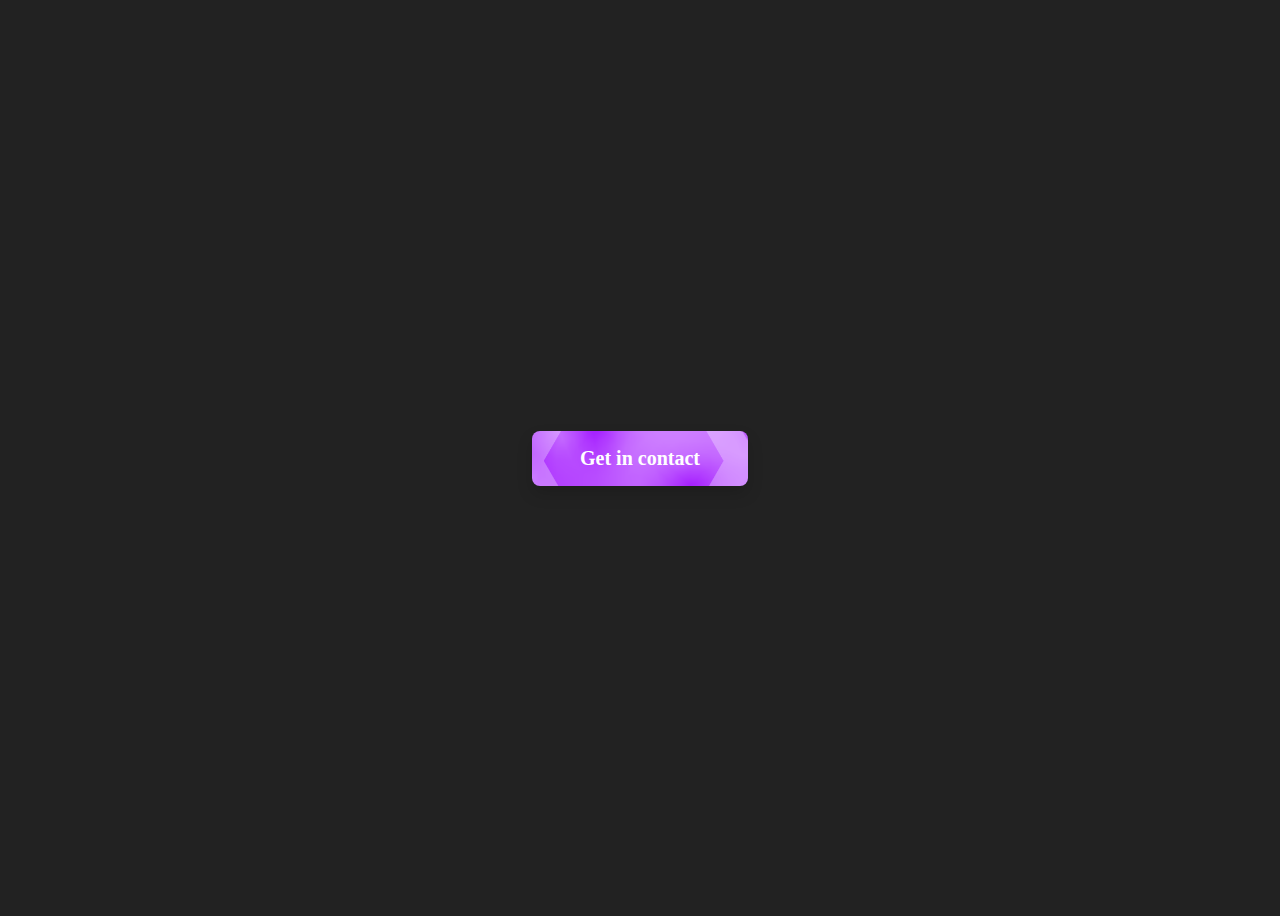
<file: test-button.html>
<!DOCTYPE html>
<html lang="en">
<head>
<meta charset="UTF-8" />
<title>Test Background Image Button</title>
<style>
  .custom-bg-button {
    display: inline-block;
    padding: 1rem 3rem;
    border-radius: 8px;
    font-size: 1.25rem;
    font-weight: 600;
    color: #fff !important;
    text-decoration: none;
    background-image: url('./img/button-bg.png'); /* your image path here */
    background-size: cover;
    background-position: center;
    background-repeat: no-repeat;
    box-shadow: 0 0.5rem 1rem rgba(0,0,0,0.15);
    cursor: pointer;
    border: none;
    user-select: none;
    transition: filter 0.3s ease;
  }
  .custom-bg-button:hover,
  .custom-bg-button:focus {
    filter: brightness(1.1);
    outline: none;
  }
  body {
    background-color: #222;
    display: flex;
    justify-content: center;
    align-items: center;
    height: 100vh;
  }
</style>
</head>
<body>

<a href="#" class="custom-bg-button">Get in contact</a>

</body>
</html>
</file>
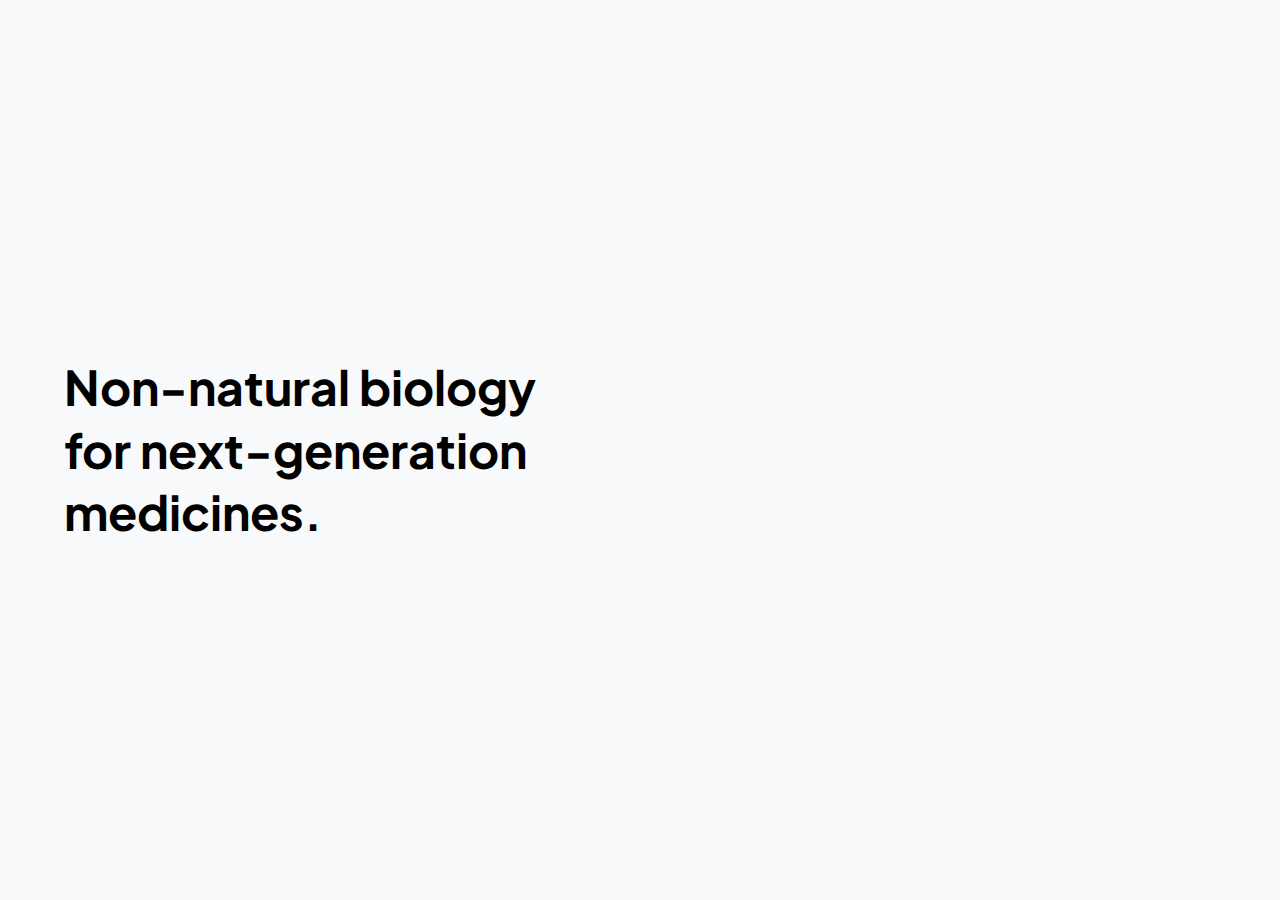
<file: toppage.html>
<!DOCTYPE html>
<html lang="en">
<head>
  <meta charset="UTF-8">
  <title>Random Amino Acid Display</title>
  <link href="https://fonts.googleapis.com/css2?family=Plus+Jakarta+Sans:wght@500;700&display=swap" rel="stylesheet">
  <style>
    body {
      margin: 0;
      background: #F8F9FA;
      display: flex;
      justify-content: space-between;
      align-items: center;
      min-height: 100vh;
      overflow: hidden;
      font-family: 'Plus Jakarta Sans', sans-serif;
      padding: 0 5vw;
    }
    .text-area {
      max-width: 40vw;
      font-size: 3rem;
      font-weight: 700;
      line-height: 1.3;
    }
    .container {
      position: relative;
      width: 50vw;
      height: 90vh;
    }
    .molecule {
      position: absolute;
      transition: all 0.5s ease;
      opacity: 0;
      animation: fadeIn 1s forwards;
      filter: brightness(0);
    }
    @keyframes fadeIn {
      0% {
        opacity: 0;
        transform: translate(var(--from-x, 0), var(--from-y, 0)) scale(0.6) rotate(var(--rotate, 0deg));
      }
      100% {
        opacity: 1;
        transform: translate(0, 0) scale(1) rotate(var(--rotate, 0deg));
      }
    }
    }
  </style>
</head>
<body>
<div class="text-area">
  Non-natural biology for next-generation medicines.
</div>
<div class="container" id="moleculeContainer"></div>

<script>
  const aminoAcids = [
    "pAzF.svg", "pBrF.svg", "pIF.svg", "pNO2F.svg", "pCNF.svg",
    "OPropargylY.svg", "3IY.svg", "HPG.svg", "AHA.svg",
    "Photoleucine.svg", "Bpa.svg", "DOPA.svg", "Canavanine.svg", "Norvaline.svg",
    "Norleucine.svg", "Cha.svg", "4F-Phe.svg", "DHPG.svg", "αα-DMG.svg",
    "PFPhe.svg", "SMeCys.svg", "AllylCys.svg", "4Cl-Phe.svg", "HomoPhe.svg",
    "Azetidine-2-CA.svg", "Pyrrolysine.svg", "HomoArg.svg", "2-Aminoadipate.svg", "THIQ-3-CA.svg"
  ];

  function getRandomInt(min, max) {
    return Math.floor(Math.random() * (max - min + 1)) + min;
  }

  const container = document.getElementById("moleculeContainer");
  const numberToShow = getRandomInt(12, 18);
  const selected = aminoAcids.sort(() => 0.5 - Math.random()).slice(0, numberToShow);

  const positions = [];

  selected.forEach(filename => {
    const img = document.createElement("img");
    img.src = `svg_output/${filename}`;
    img.className = "molecule";
    const size = getRandomInt(50, 120);
    img.style.width = `${size}px`;

    let attempts = 0;
    let top, left, tooClose;

    do {
      tooClose = false;
      top = getRandomInt(5, 85);
      left = getRandomInt(0, 95);
      for (const pos of positions) {
        const dx = pos.left - left;
        const dy = pos.top - top;
        const dist = Math.sqrt(dx * dx + dy * dy);
        if (dist < 15) {
          tooClose = true;
          break;
        }
      }
      attempts++;
    } while (tooClose && attempts < 100);

    positions.push({ top, left });
    img.style.top = `${top}%`;
    img.style.left = `${left}%`;
    const angle = getRandomInt(-20, 20);
    const fromX = getRandomInt(-200, 200) + 'px';
    const fromY = getRandomInt(-200, 200) + 'px';
    img.style.setProperty('--from-x', fromX);
    img.style.setProperty('--from-y', fromY);
    img.style.setProperty('--rotate', `${angle}deg`);
    img.style.transform = `rotate(${angle}deg)`;
    container.appendChild(img);

    img.addEventListener('mouseenter', () => {
      img.style.transition = 'filter 0.3s ease-in';
      img.style.filter = 'brightness(0) drop-shadow(0 0 6px #A723FF) drop-shadow(0 0 10px #A723FF)';
    });
    img.addEventListener('mouseleave', () => {
      img.style.transition = 'filter 1s ease-out';
      img.style.filter = 'brightness(0)';
    });
    img.addEventListener('mouseleave', () => {
      img.style.filter = 'brightness(0)';
    });
    img.addEventListener('mouseleave', () => {
      img.style.boxShadow = 'none';
    });
  });
</script>
</body>
</html>
</file>
<file: css/custom.css>
.custom-bg-button {
  display: inline-block;
  padding: 1rem 3rem;
  border-radius: 8px;
  font-size: 1.25rem;
  font-weight: 600;
  color: #fff !important;
  text-decoration: none;
  background-image: url('../img/button-bg.png');
  background-size: cover;
 background-position-x: 40%;
  background-repeat: no-repeat;
  box-shadow: 0 0.5rem 1rem rgba(0,0,0,0.15);
  cursor: pointer;
  border: none;
  user-select: none;
  transition: filter 0.3s ease;
  width: 350px;
}
.custom-bg-button:hover,
.custom-bg-button:focus {
  filter: brightness(1.1);
  outline: none;
}

.custom-bg-button::before {
  top: 50%;
  left: 50%;
  transform: translate(-50%, -50%);
}

.image-container {
    position: relative;
    cursor: pointer;
    border-radius: 0.375rem; /* same as img rounding */
    overflow: hidden;
  }
  .image-container img {
    display: block;
    width: 100%;
    height: auto;
    transition: filter 0.3s ease;
    border-radius: inherit;
  }
  .image-overlay {
    position: absolute;
    top: 0; left: 0; right: 0; bottom: 0;
    background-color: rgba(0, 0, 0, 0.7);
    color: white;
    opacity: 0;
    display: flex;
    justify-content: center;
    align-items: center;
    transition: opacity 0.3s ease;
    font-size: 1rem;
    border-radius: inherit;
    text-align: center;
    padding: 1rem;
  }
  .image-container:hover img {
    filter: brightness(0);
  }
  .image-container:hover .image-overlay {
    opacity: 1;
  }
</file>
<file: css/theme.min.css>
/*!
 * Bootstrap v5.2.0-beta1 (https://getbootstrap.com/)
 * Copyright 2011-2022 The Bootstrap Authors
 * Copyright 2011-2022 Twitter, Inc.
 * Licensed under MIT (https://github.com/twbs/bootstrap/blob/main/LICENSE)
 */:root{--bs-blue:#1717e5;--bs-indigo:#6610f2;--bs-purple:#6f42c1;--bs-pink:#d63384;--bs-red:#dc3545;--bs-orange:#fd7e14;--bs-yellow:#ffc107;--bs-green:#198754;--bs-teal:#20c997;--bs-cyan:#0dcaf0;--bs-white:#fff;--bs-gray:#6c757d;--bs-gray-dark:#343a40;--bs-gray-100:#f8f9fa;--bs-gray-200:#e9ecef;--bs-gray-300:#dee2e6;--bs-gray-400:#ced4da;--bs-gray-500:#adb5bd;--bs-gray-600:#6c757d;--bs-gray-700:#495057;--bs-gray-800:#343a40;--bs-gray-900:#212529;--bs-primary:#151515;--bs-secondary:#6c757d;--bs-success:#198754;--bs-info:#0dcaf0;--bs-warning:#fd7e14;--bs-danger:#dc3545;--bs-light:#f8f9fa;--bs-dark:#343a40;--bs-primary-rgb:21,21,21;--bs-secondary-rgb:108,117,125;--bs-success-rgb:25,135,84;--bs-info-rgb:13,202,240;--bs-warning-rgb:253,126,20;--bs-danger-rgb:220,53,69;--bs-light-rgb:248,249,250;--bs-dark-rgb:52,58,64;--bs-white-rgb:255,255,255;--bs-black-rgb:21,21,21;--bs-body-color-rgb:33,37,41;--bs-body-bg-rgb:255,255,255;--bs-font-sans-serif:"Inter",system-ui,-apple-system,"Segoe UI",Roboto,"Helvetica Neue",Arial,"Noto Sans",sans-serif,"Apple Color Emoji","Segoe UI Emoji","Segoe UI Symbol","Noto Color Emoji";--bs-font-monospace:SFMono-Regular,Menlo,Monaco,Consolas,"Liberation Mono","Courier New",monospace;--bs-gradient:linear-gradient(180deg, rgba(255, 255, 255, 0.15), rgba(255, 255, 255, 0));--bs-body-font-family:var(--bs-font-sans-serif);--bs-body-font-size:1rem;--bs-body-font-weight:300;--bs-body-line-height:1.5;--bs-body-color:#212529;--bs-body-bg:#fff;--bs-border-width:1px;--bs-border-style:solid;--bs-border-color:#dee2e6;--bs-border-color-translucent:rgba(21, 21, 21, 0.175);--bs-border-radius:0px;--bs-border-radius-sm:0.25rem;--bs-border-radius-lg:0.5rem;--bs-border-radius-xl:1rem;--bs-border-radius-2xl:2rem;--bs-border-radius-pill:50rem;--bs-link-color:#151515;--bs-link-hover-color:#111111;--bs-code-color:#d63384;--bs-highlight-bg:#fff3cd}*,::after,::before{box-sizing:border-box}@media (prefers-reduced-motion:no-preference){:root{scroll-behavior:smooth}}body{margin:0;font-family:var(--bs-body-font-family);font-size:var(--bs-body-font-size);font-weight:var(--bs-body-font-weight);line-height:var(--bs-body-line-height);color:var(--bs-body-color);text-align:var(--bs-body-text-align);background-color:var(--bs-body-bg);-webkit-text-size-adjust:100%;-webkit-tap-highlight-color:rgba(21,21,21,0)}hr{margin:1rem 0;color:inherit;border:0;border-top:1px solid;opacity:.25}.h1,.h2,.h3,.h4,.h5,.h6,h1,h2,h3,h4,h5,h6{margin-top:0;margin-bottom:.5rem;font-weight:500;line-height:1.2;color:var(--bs-heading-color)}.h1,h1{font-size:calc(1.375rem + 1.5vw)}@media (min-width:1200px){.h1,h1{font-size:2.5rem}}.h2,h2{font-size:calc(1.325rem + .9vw)}@media (min-width:1200px){.h2,h2{font-size:2rem}}.h3,h3{font-size:calc(1.3rem + .6vw)}@media (min-width:1200px){.h3,h3{font-size:1.75rem}}.h4,h4{font-size:calc(1.275rem + .3vw)}@media (min-width:1200px){.h4,h4{font-size:1.5rem}}.h5,h5{font-size:1.25rem}.h6,h6{font-size:1rem}p{margin-top:0;margin-bottom:1rem}abbr[title]{text-decoration:underline dotted;cursor:help;text-decoration-skip-ink:none}address{margin-bottom:1rem;font-style:normal;line-height:inherit}ul{padding-left:2rem}ul{margin-top:0;margin-bottom:1rem}ul ul{margin-bottom:0}blockquote{margin:0 0 1rem}b,strong{font-weight:bolder}.small,small{font-size:.875em}a{color:var(--bs-link-color);text-decoration:underline}a:hover{color:var(--bs-link-hover-color)}a:not([href]):not([class]),a:not([href]):not([class]):hover{color:inherit;text-decoration:none}code{font-family:var(--bs-font-monospace);font-size:1em}code{font-size:.875em;color:var(--bs-code-color);word-wrap:break-word}a>code{color:inherit}figure{margin:0 0 1rem}img,svg{vertical-align:middle}label{display:inline-block}button{border-radius:0}button:focus:not(:focus-visible){outline:0}button,input{margin:0;font-family:inherit;font-size:inherit;line-height:inherit}button{text-transform:none}[type=button],[type=submit],button{-webkit-appearance:button}[type=button]:not(:disabled),[type=submit]:not(:disabled),button:not(:disabled){cursor:pointer}::-moz-focus-inner{padding:0;border-style:none}::-webkit-datetime-edit-day-field,::-webkit-datetime-edit-fields-wrapper,::-webkit-datetime-edit-hour-field,::-webkit-datetime-edit-minute,::-webkit-datetime-edit-month-field,::-webkit-datetime-edit-text,::-webkit-datetime-edit-year-field{padding:0}::-webkit-inner-spin-button{height:auto}::-webkit-search-decoration{-webkit-appearance:none}::-webkit-color-swatch-wrapper{padding:0}::file-selector-button{font:inherit;-webkit-appearance:button}[hidden]{display:none!important}.lead{font-size:calc(1.258rem + .096vw);font-weight:300}@media (min-width:1200px){.lead{font-size:1.33rem}}.display-1{font-size:calc(1.625rem + 4.5vw);font-weight:300;line-height:1.2}@media (min-width:1200px){.display-1{font-size:5rem}}.display-2{font-size:calc(1.575rem + 3.9vw);font-weight:300;line-height:1.2}@media (min-width:1200px){.display-2{font-size:4.5rem}}.display-3{font-size:calc(1.525rem + 3.3vw);font-weight:300;line-height:1.2}@media (min-width:1200px){.display-3{font-size:4rem}}.display-4{font-size:calc(1.475rem + 2.7vw);font-weight:300;line-height:1.2}@media (min-width:1200px){.display-4{font-size:3.5rem}}.display-5{font-size:calc(1.425rem + 2.1vw);font-weight:300;line-height:1.2}@media (min-width:1200px){.display-5{font-size:3rem}}.display-6{font-size:calc(1.375rem + 1.5vw);font-weight:300;line-height:1.2}@media (min-width:1200px){.display-6{font-size:2.5rem}}.list-unstyled{padding-left:0;list-style:none}.blockquote{margin-bottom:1rem;font-size:1.25rem}.blockquote>:last-child{margin-bottom:0}.blockquote-footer{margin-top:-1rem;margin-bottom:1rem;font-size:.875em;color:#6c757d}.blockquote-footer::before{content:"\2014\00A0"}.img-fluid{max-width:100%;height:auto}.figure{display:inline-block}.container,.container-fluid{--bs-gutter-x:3vw;--bs-gutter-y:0;width:100%;padding-right:calc(var(--bs-gutter-x) * .5);padding-left:calc(var(--bs-gutter-x) * .5);margin-right:auto;margin-left:auto}@media (min-width:576px){.container{max-width:540px}}@media (min-width:768px){.container{max-width:720px}}@media (min-width:992px){.container{max-width:960px}}@media (min-width:1200px){.container{max-width:1140px}}@media (min-width:1680px){.container{max-width:1600px}}.row{--bs-gutter-x:3vw;--bs-gutter-y:0;display:flex;flex-wrap:wrap;margin-top:calc(-1 * var(--bs-gutter-y));margin-right:calc(-.5 * var(--bs-gutter-x));margin-left:calc(-.5 * var(--bs-gutter-x))}.row>*{flex-shrink:0;width:100%;max-width:100%;padding-right:calc(var(--bs-gutter-x) * .5);padding-left:calc(var(--bs-gutter-x) * .5);margin-top:var(--bs-gutter-y)}.col{flex:1 0 0%}.row-cols-1>*{flex:0 0 auto;width:100%}.col-auto{flex:0 0 auto;width:auto}.col-4{flex:0 0 auto;width:33.33333%}.col-5{flex:0 0 auto;width:41.66667%}.col-6{flex:0 0 auto;width:50%}.col-7{flex:0 0 auto;width:58.33333%}.col-10{flex:0 0 auto;width:83.33333%}.col-12{flex:0 0 auto;width:100%}.g-0,.gx-0{--bs-gutter-x:0}.g-0{--bs-gutter-y:0}.gx-3{--bs-gutter-x:1rem}.gx-4{--bs-gutter-x:1.5rem}.g-5,.gx-5{--bs-gutter-x:3rem}.g-5{--bs-gutter-y:3rem}@media (min-width:768px){.col-md{flex:1 0 0%}.row-cols-md-2>*{flex:0 0 auto;width:50%}.col-md-auto{flex:0 0 auto;width:auto}.col-md-2{flex:0 0 auto;width:16.66667%}.col-md-3{flex:0 0 auto;width:25%}.col-md-4{flex:0 0 auto;width:33.33333%}.col-md-5{flex:0 0 auto;width:41.66667%}.col-md-6{flex:0 0 auto;width:50%}.col-md-7{flex:0 0 auto;width:58.33333%}.col-md-9{flex:0 0 auto;width:75%}.col-md-11{flex:0 0 auto;width:91.66667%}.offset-md-1{margin-left:8.33333%}}@media (min-width:992px){.col-lg-3{flex:0 0 auto;width:25%}.col-lg-4{flex:0 0 auto;width:33.33333%}.col-lg-5{flex:0 0 auto;width:41.66667%}.col-lg-6{flex:0 0 auto;width:50%}.col-lg-7{flex:0 0 auto;width:58.33333%}.col-lg-8{flex:0 0 auto;width:66.66667%}.col-lg-10{flex:0 0 auto;width:83.33333%}.col-lg-12{flex:0 0 auto;width:100%}.offset-lg-1{margin-left:8.33333%}}@media (min-width:1200px){.col-xl-3{flex:0 0 auto;width:25%}.col-xl-4{flex:0 0 auto;width:33.33333%}.col-xl-6{flex:0 0 auto;width:50%}.col-xl-8{flex:0 0 auto;width:66.66667%}}.form-label{margin-bottom:.5rem}.form-text{margin-top:.25rem;font-size:.875em;color:rgba(var(--bs-body-color-rgb),.75)}.form-control{display:block;width:100%;padding:.375rem .75rem;font-size:1rem;font-weight:300;line-height:1.5;color:#212529;background-color:#fff;background-clip:padding-box;border:1px solid #ced4da;appearance:none;border-radius:0;transition:border-color .15s ease-in-out,box-shadow .15s ease-in-out}@media (prefers-reduced-motion:reduce){.form-control{transition:none}}.form-control:focus{color:#212529;background-color:#fff;border-color:#8a8a8a;outline:0;box-shadow:0 0 0 .25rem rgba(21,21,21,.25)}.form-control::-webkit-date-and-time-value{height:1.5em}.form-control::placeholder{color:#6c757d;opacity:1}.form-control:disabled{background-color:#e9ecef;opacity:1}.form-control::file-selector-button{padding:.375rem .75rem;margin:-.375rem -.75rem;margin-inline-end:.75rem;color:#212529;background-color:#e9ecef;pointer-events:none;border-color:inherit;border-style:solid;border-width:0;border-inline-end-width:1px;border-radius:0;transition:color .15s ease-in-out,background-color .15s ease-in-out,border-color .15s ease-in-out,box-shadow .15s ease-in-out}@media (prefers-reduced-motion:reduce){.form-control::file-selector-button{transition:none}}.form-control:hover:not(:disabled):not([readonly])::file-selector-button{background-color:#dde0e3}.form-control-lg{min-height:calc(1.5em + 1rem + 2px);padding:.5rem 1rem;font-size:1.25rem;border-radius:.5rem}.form-control-lg::file-selector-button{padding:.5rem 1rem;margin:-.5rem -1rem;margin-inline-end:1rem}.form-check{display:block;min-height:1.5rem;padding-left:1.5em;margin-bottom:.125rem}.form-check .form-check-input{float:left;margin-left:-1.5em}.form-check-input{width:1em;height:1em;margin-top:.25em;vertical-align:top;background-color:#fff;background-repeat:no-repeat;background-position:center;background-size:contain;border:1px solid rgba(21,21,21,.25);appearance:none;print-color-adjust:exact}.form-check-input[type=checkbox]{border-radius:.25em}.form-check-input:active{filter:brightness(90%)}.form-check-input:focus{border-color:#8a8a8a;outline:0;box-shadow:0 0 0 .25rem rgba(21,21,21,.25)}.form-check-input:checked{background-color:#151515;border-color:#151515}.form-check-input:checked[type=checkbox]{background-image:url("data:image/svg+xml,%3csvg xmlns='http://www.w3.org/2000/svg' viewBox='0 0 20 20'%3e%3cpath fill='none' stroke='%23fff' stroke-linecap='round' stroke-linejoin='round' stroke-width='3' d='m6 10 3 3 6-6'/%3e%3c/svg%3e")}.form-check-input[type=checkbox]:indeterminate{background-color:#151515;border-color:#151515;background-image:url("data:image/svg+xml,%3csvg xmlns='http://www.w3.org/2000/svg' viewBox='0 0 20 20'%3e%3cpath fill='none' stroke='%23fff' stroke-linecap='round' stroke-linejoin='round' stroke-width='3' d='M6 10h8'/%3e%3c/svg%3e")}.form-check-input:disabled{pointer-events:none;filter:none;opacity:.5}.form-check-input:disabled~.form-check-label{cursor:default;opacity:.5}.form-floating{position:relative}.form-floating>.form-control{height:calc(3.5rem + 2px);line-height:1.25}.form-floating>label{position:absolute;top:0;left:0;height:100%;padding:1rem .75rem;pointer-events:none;border:1px solid transparent;transform-origin:0 0;transition:opacity .1s ease-in-out,transform .1s ease-in-out}@media (prefers-reduced-motion:reduce){.form-floating>label{transition:none}}.form-floating>.form-control{padding:1rem .75rem}.form-floating>.form-control::placeholder{color:transparent}.form-floating>.form-control:focus,.form-floating>.form-control:not(:placeholder-shown){padding-top:1.625rem;padding-bottom:.625rem}.form-floating>.form-control:-webkit-autofill{padding-top:1.625rem;padding-bottom:.625rem}.form-floating>.form-control:focus~label,.form-floating>.form-control:not(:placeholder-shown)~label{opacity:.65;transform:scale(.85) translateY(-.5rem) translateX(.15rem)}.form-floating>.form-control:-webkit-autofill~label{opacity:.65;transform:scale(.85) translateY(-.5rem) translateX(.15rem)}.btn{--bs-btn-padding-x:0.75rem;--bs-btn-padding-y:0.375rem;--bs-btn-font-size:1rem;--bs-btn-font-weight:300;--bs-btn-line-height:1.5;--bs-btn-color:#212529;--bs-btn-bg:transparent;--bs-btn-border-width:1px;--bs-btn-border-color:transparent;--bs-btn-border-radius:0px;--bs-btn-box-shadow:inset 0 1px 0 rgba(255, 255, 255, 0.15),0 1px 1px rgba(21, 21, 21, 0.075);--bs-btn-disabled-opacity:0.65;--bs-btn-focus-box-shadow:0 0 0 0.25rem rgba(var(--bs-btn-focus-shadow-rgb), .5);display:inline-block;padding:var(--bs-btn-padding-y) var(--bs-btn-padding-x);font-family:var(--bs-btn-font-family);font-size:var(--bs-btn-font-size);font-weight:var(--bs-btn-font-weight);line-height:var(--bs-btn-line-height);color:var(--bs-btn-color);text-align:center;text-decoration:none;vertical-align:middle;cursor:pointer;user-select:none;border:var(--bs-btn-border-width) solid var(--bs-btn-border-color);border-radius:var(--bs-btn-border-radius);background-color:var(--bs-btn-bg);transition:color .15s ease-in-out,background-color .15s ease-in-out,border-color .15s ease-in-out,box-shadow .15s ease-in-out}@media (prefers-reduced-motion:reduce){.btn{transition:none}}.btn:hover{color:var(--bs-btn-hover-color);background-color:var(--bs-btn-hover-bg);border-color:var(--bs-btn-hover-border-color)}.btn:focus{color:var(--bs-btn-hover-color);background-color:var(--bs-btn-hover-bg);border-color:var(--bs-btn-hover-border-color);outline:0;box-shadow:var(--bs-btn-focus-box-shadow)}.btn.active,.btn.show,.btn:active{color:var(--bs-btn-active-color);background-color:var(--bs-btn-active-bg);border-color:var(--bs-btn-active-border-color)}.btn.active:focus,.btn.show:focus,.btn:active:focus{box-shadow:var(--bs-btn-focus-box-shadow)}.btn:disabled{color:var(--bs-btn-disabled-color);pointer-events:none;background-color:var(--bs-btn-disabled-bg);border-color:var(--bs-btn-disabled-border-color);opacity:var(--bs-btn-disabled-opacity)}.btn-primary{--bs-btn-color:#fff;--bs-btn-bg:#151515;--bs-btn-border-color:#151515;--bs-btn-hover-color:#fff;--bs-btn-hover-bg:#121212;--bs-btn-hover-border-color:#111111;--bs-btn-focus-shadow-rgb:56,56,56;--bs-btn-active-color:#fff;--bs-btn-active-bg:#111111;--bs-btn-active-border-color:#101010;--bs-btn-active-shadow:inset 0 3px 5px rgba(21, 21, 21, 0.125);--bs-btn-disabled-color:#fff;--bs-btn-disabled-bg:#151515;--bs-btn-disabled-border-color:#151515}.btn-warning{--bs-btn-color:#151515;--bs-btn-bg:#fd7e14;--bs-btn-border-color:#fd7e14;--bs-btn-hover-color:#151515;--bs-btn-hover-bg:#fd9137;--bs-btn-hover-border-color:#fd8b2c;--bs-btn-focus-shadow-rgb:218,110,20;--bs-btn-active-color:#151515;--bs-btn-active-bg:#fd9843;--bs-btn-active-border-color:#fd8b2c;--bs-btn-active-shadow:inset 0 3px 5px rgba(21, 21, 21, 0.125);--bs-btn-disabled-color:#151515;--bs-btn-disabled-bg:#fd7e14;--bs-btn-disabled-border-color:#fd7e14}.btn-light{--bs-btn-color:#151515;--bs-btn-bg:#f8f9fa;--bs-btn-border-color:#f8f9fa;--bs-btn-hover-color:#151515;--bs-btn-hover-bg:#f9fafb;--bs-btn-hover-border-color:#f9fafb;--bs-btn-focus-shadow-rgb:214,215,216;--bs-btn-active-color:#151515;--bs-btn-active-bg:#f9fafb;--bs-btn-active-border-color:#f9fafb;--bs-btn-active-shadow:inset 0 3px 5px rgba(21, 21, 21, 0.125);--bs-btn-disabled-color:#151515;--bs-btn-disabled-bg:#f8f9fa;--bs-btn-disabled-border-color:#f8f9fa}.btn-dark{--bs-btn-color:#fff;--bs-btn-bg:#343a40;--bs-btn-border-color:#343a40;--bs-btn-hover-color:#fff;--bs-btn-hover-bg:#2c3136;--bs-btn-hover-border-color:#2a2e33;--bs-btn-focus-shadow-rgb:82,88,93;--bs-btn-active-color:#fff;--bs-btn-active-bg:#2a2e33;--bs-btn-active-border-color:#272c30;--bs-btn-active-shadow:inset 0 3px 5px rgba(21, 21, 21, 0.125);--bs-btn-disabled-color:#fff;--bs-btn-disabled-bg:#343a40;--bs-btn-disabled-border-color:#343a40}.btn-outline-primary{--bs-btn-color:#151515;--bs-btn-border-color:#151515;--bs-btn-hover-color:#fff;--bs-btn-hover-bg:#151515;--bs-btn-hover-border-color:#151515;--bs-btn-focus-shadow-rgb:21,21,21;--bs-btn-active-color:#fff;--bs-btn-active-bg:#151515;--bs-btn-active-border-color:#151515;--bs-btn-active-shadow:inset 0 3px 5px rgba(21, 21, 21, 0.125);--bs-btn-disabled-color:#151515;--bs-btn-disabled-bg:transparent;--bs-gradient:none}.btn-lg{--bs-btn-padding-y:0.5rem;--bs-btn-padding-x:1rem;--bs-btn-font-size:1.25rem;--bs-btn-border-radius:0.5rem}.fade{transition:opacity .15s linear}@media (prefers-reduced-motion:reduce){.fade{transition:none}}.fade:not(.show){opacity:0}.collapse:not(.show){display:none}.collapsing{height:0;overflow:hidden;transition:height .35s ease}@media (prefers-reduced-motion:reduce){.collapsing{transition:none}}.nav{--bs-nav-link-padding-x:1rem;--bs-nav-link-padding-y:0.5rem;--bs-nav-link-color:var(--bs-link-color);--bs-nav-link-hover-color:var(--bs-link-hover-color);--bs-nav-link-disabled-color:#6c757d;display:flex;flex-wrap:wrap;padding-left:0;margin-bottom:0;list-style:none}.nav-link{display:block;padding:var(--bs-nav-link-padding-y) var(--bs-nav-link-padding-x);font-size:var(--bs-nav-link-font-size);font-weight:var(--bs-nav-link-font-weight);color:var(--bs-nav-link-color);text-decoration:none;transition:color .15s ease-in-out,background-color .15s ease-in-out,border-color .15s ease-in-out}@media (prefers-reduced-motion:reduce){.nav-link{transition:none}}.nav-link:focus,.nav-link:hover{color:var(--bs-nav-link-hover-color)}.navbar{--bs-navbar-padding-x:0;--bs-navbar-padding-y:0.5rem;--bs-navbar-color:rgba(21, 21, 21, 0.7);--bs-navbar-hover-color:rgba(21, 21, 21, 0.8);--bs-navbar-disabled-color:rgba(21, 21, 21, 0.3);--bs-navbar-active-color:rgba(21, 21, 21, 0.9);--bs-navbar-brand-padding-y:0.3125rem;--bs-navbar-brand-margin-end:1rem;--bs-navbar-brand-font-size:1.25rem;--bs-navbar-brand-color:rgba(21, 21, 21, 0.9);--bs-navbar-brand-hover-color:rgba(21, 21, 21, 0.9);--bs-navbar-nav-link-padding-x:0.5rem;--bs-navbar-toggler-padding-y:0.25rem;--bs-navbar-toggler-padding-x:0.75rem;--bs-navbar-toggler-font-size:1.25rem;--bs-navbar-toggler-icon-bg:url("data:image/svg+xml,%3csvg xmlns='http://www.w3.org/2000/svg' viewBox='0 0 30 30'%3e%3cpath stroke='rgba%2821, 21, 21, 0.7%29' stroke-linecap='round' stroke-miterlimit='10' stroke-width='2' d='M4 7h22M4 15h22M4 23h22'/%3e%3c/svg%3e");--bs-navbar-toggler-border-color:rgba(21, 21, 21, 0.1);--bs-navbar-toggler-border-radius:0px;--bs-navbar-toggler-focus-width:0.25rem;--bs-navbar-toggler-transition:box-shadow 0.15s ease-in-out;position:relative;display:flex;flex-wrap:wrap;align-items:center;justify-content:space-between;padding:var(--bs-navbar-padding-y) var(--bs-navbar-padding-x)}.navbar>.container,.navbar>.container-fluid{display:flex;flex-wrap:inherit;align-items:center;justify-content:space-between}.navbar-brand{padding-top:var(--bs-navbar-brand-padding-y);padding-bottom:var(--bs-navbar-brand-padding-y);margin-right:var(--bs-navbar-brand-margin-end);font-size:var(--bs-navbar-brand-font-size);color:var(--bs-navbar-brand-color);text-decoration:none;white-space:nowrap}.navbar-brand:focus,.navbar-brand:hover{color:var(--bs-navbar-brand-hover-color)}.navbar-nav{--bs-nav-link-padding-x:0;--bs-nav-link-padding-y:0.5rem;--bs-nav-link-color:var(--bs-navbar-color);--bs-nav-link-hover-color:var(--bs-navbar-hover-color);--bs-nav-link-disabled-color:var(--bs-navbar-disabled-color);display:flex;flex-direction:column;padding-left:0;margin-bottom:0;list-style:none}.navbar-nav .nav-link.active,.navbar-nav .show>.nav-link{color:var(--bs-navbar-active-color)}.navbar-collapse{flex-basis:100%;flex-grow:1;align-items:center}.navbar-toggler{padding:var(--bs-navbar-toggler-padding-y) var(--bs-navbar-toggler-padding-x);font-size:var(--bs-navbar-toggler-font-size);line-height:1;color:var(--bs-navbar-color);background-color:transparent;border:var(--bs-border-width) solid var(--bs-navbar-toggler-border-color);border-radius:var(--bs-navbar-toggler-border-radius);transition:var(--bs-navbar-toggler-transition)}@media (prefers-reduced-motion:reduce){.navbar-toggler{transition:none}}.navbar-toggler:hover{text-decoration:none}.navbar-toggler:focus{text-decoration:none;outline:0;box-shadow:0 0 0 var(--bs-navbar-toggler-focus-width)}.navbar-toggler-icon{display:inline-block;width:1.5em;height:1.5em;vertical-align:middle;background-image:var(--bs-navbar-toggler-icon-bg);background-repeat:no-repeat;background-position:center;background-size:100%}@media (min-width:992px){.navbar-expand-lg{flex-wrap:nowrap;justify-content:flex-start}.navbar-expand-lg .navbar-nav{flex-direction:row}.navbar-expand-lg .navbar-nav .nav-link{padding-right:var(--bs-navbar-nav-link-padding-x);padding-left:var(--bs-navbar-nav-link-padding-x)}.navbar-expand-lg .navbar-collapse{display:flex!important;flex-basis:auto}.navbar-expand-lg .navbar-toggler{display:none}}.card{--bs-card-spacer-y:1rem;--bs-card-spacer-x:1rem;--bs-card-title-spacer-y:0.5rem;--bs-card-border-width:1px;--bs-card-border-color:var(--bs-border-color-translucent);--bs-card-border-radius:0px;--bs-card-inner-border-radius:-1px;--bs-card-cap-padding-y:0.5rem;--bs-card-cap-padding-x:1rem;--bs-card-cap-bg:rgba(21, 21, 21, 0.03);--bs-card-bg:#fff;--bs-card-img-overlay-padding:1rem;--bs-card-group-margin:1.5vw;position:relative;display:flex;flex-direction:column;min-width:0;height:var(--bs-card-height);word-wrap:break-word;background-color:var(--bs-card-bg);background-clip:border-box;border:var(--bs-card-border-width) solid var(--bs-card-border-color);border-radius:var(--bs-card-border-radius)}.card>hr{margin-right:0;margin-left:0}.card-body{flex:1 1 auto;padding:var(--bs-card-spacer-y) var(--bs-card-spacer-x);color:var(--bs-card-color)}.card-title{margin-bottom:var(--bs-card-title-spacer-y)}.card-text:last-child{margin-bottom:0}.badge{--bs-badge-padding-x:0.65em;--bs-badge-padding-y:0.35em;--bs-badge-font-size:0.75em;--bs-badge-font-weight:700;--bs-badge-color:#fff;--bs-badge-border-radius:0px;display:inline-block;padding:var(--bs-badge-padding-y) var(--bs-badge-padding-x);font-size:var(--bs-badge-font-size);font-weight:var(--bs-badge-font-weight);line-height:1;color:var(--bs-badge-color);text-align:center;white-space:nowrap;vertical-align:baseline;border-radius:var(--bs-badge-border-radius,0)}.badge:empty{display:none}.btn .badge{position:relative;top:-1px}@keyframes progress-bar-stripes{0%{background-position-x:1rem}}@keyframes spinner-border{to{transform:rotate(360deg)}}@keyframes spinner-grow{0%{transform:scale(0)}50%{opacity:1;transform:none}}.placeholder{display:inline-block;min-height:1em;vertical-align:middle;cursor:wait;background-color:currentcolor;opacity:.5}.placeholder.btn::before{display:inline-block;content:""}@keyframes placeholder-glow{50%{opacity:.2}}@keyframes placeholder-wave{100%{mask-position:-200% 0}}.text-bg-light{color:#151515!important;background-color:RGBA(248,249,250,var(--bs-bg-opacity,1))!important}.link-primary{color:#151515!important}.link-primary:focus,.link-primary:hover{color:#111!important}.link-secondary{color:#6c757d!important}.link-secondary:focus,.link-secondary:hover{color:#565e64!important}.link-dark{color:#343a40!important}.link-dark:focus,.link-dark:hover{color:#2a2e33!important}.ratio{position:relative;width:100%}.ratio::before{display:block;padding-top:var(--bs-aspect-ratio);content:""}.ratio>*{position:absolute;top:0;left:0;width:100%;height:100%}.ratio-1x1{--bs-aspect-ratio:100%}.ratio-4x3{--bs-aspect-ratio:calc(3 / 4 * 100%)}.ratio-16x9{--bs-aspect-ratio:calc(9 / 16 * 100%)}.fixed-top{position:fixed;top:0;right:0;left:0;z-index:1030}.float-start{float:left!important}.float-end{float:right!important}.opacity-50{opacity:.5!important}.opacity-75{opacity:.75!important}.overflow-hidden{overflow:hidden!important}.overflow-scroll{overflow:scroll!important}.d-inline{display:inline!important}.d-block{display:block!important}.d-grid{display:grid!important}.d-flex{display:flex!important}.shadow{box-shadow:0 3rem 4rem rgba(21,21,21,.25)!important}.shadow-sm{box-shadow:0 1rem 1.5rem rgba(21,21,21,.25)!important}.position-relative{position:relative!important}.position-absolute{position:absolute!important}.top-0{top:0!important}.bottom-0{bottom:0!important}.start-0{left:0!important}.end-0{right:0!important}.translate-middle{transform:translate(-50%,-50%)!important}.border{border:var(--bs-border-width) var(--bs-border-style) var(--bs-border-color)!important}.border-0{border:0!important}.border-top{border-top:var(--bs-border-width) var(--bs-border-style) var(--bs-border-color)!important}.border-end{border-right:var(--bs-border-width) var(--bs-border-style) var(--bs-border-color)!important}.border-bottom{border-bottom:var(--bs-border-width) var(--bs-border-style) var(--bs-border-color)!important}.border-start{border-left:var(--bs-border-width) var(--bs-border-style) var(--bs-border-color)!important}.border-secondary{--bs-border-opacity:1;border-color:rgba(var(--bs-secondary-rgb),var(--bs-border-opacity))!important}.border-light{--bs-border-opacity:1;border-color:rgba(var(--bs-light-rgb),var(--bs-border-opacity))!important}.border-dark{--bs-border-opacity:1;border-color:rgba(var(--bs-dark-rgb),var(--bs-border-opacity))!important}.border-white{--bs-border-opacity:1;border-color:rgba(var(--bs-white-rgb),var(--bs-border-opacity))!important}.w-50{width:50%!important}.w-100{width:100%!important}.vw-100{width:100vw!important}.h-50{height:50%!important}.h-100{height:100%!important}.flex-fill{flex:1 1 auto!important}.flex-column{flex-direction:column!important}.justify-content-end{justify-content:flex-end!important}.justify-content-center{justify-content:center!important}.justify-content-between{justify-content:space-between!important}.align-items-start{align-items:flex-start!important}.align-items-center{align-items:center!important}.align-items-stretch{align-items:stretch!important}.align-self-end{align-self:flex-end!important}.m-0{margin:0!important}.mx-1{margin-right:.25rem!important;margin-left:.25rem!important}.my-1{margin-top:.25rem!important;margin-bottom:.25rem!important}.my-2{margin-top:.5rem!important;margin-bottom:.5rem!important}.my-3{margin-top:1rem!important;margin-bottom:1rem!important}.my-4{margin-top:1.5rem!important;margin-bottom:1.5rem!important}.my-5{margin-top:3rem!important;margin-bottom:3rem!important}.mt-0{margin-top:0!important}.mt-1{margin-top:.25rem!important}.mt-2{margin-top:.5rem!important}.mt-3{margin-top:1rem!important}.mt-4{margin-top:1.5rem!important}.mt-5{margin-top:3rem!important}.me-1{margin-right:.25rem!important}.me-2{margin-right:.5rem!important}.me-3{margin-right:1rem!important}.me-5{margin-right:3rem!important}.me-auto{margin-right:auto!important}.mb-0{margin-bottom:0!important}.mb-2{margin-bottom:.5rem!important}.mb-3{margin-bottom:1rem!important}.mb-4{margin-bottom:1.5rem!important}.mb-5{margin-bottom:3rem!important}.mb-auto{margin-bottom:auto!important}.ms-1{margin-left:.25rem!important}.ms-3{margin-left:1rem!important}.ms-4{margin-left:1.5rem!important}.mb-n4{margin-bottom:-1.5rem!important}.ms-n5{margin-left:-3rem!important}.p-0{padding:0!important}.p-1{padding:.25rem!important}.p-2{padding:.5rem!important}.p-3{padding:1rem!important}.p-4{padding:1.5rem!important}.p-5{padding:3rem!important}.px-0{padding-right:0!important;padding-left:0!important}.px-1{padding-right:.25rem!important;padding-left:.25rem!important}.px-3{padding-right:1rem!important;padding-left:1rem!important}.px-4{padding-right:1.5rem!important;padding-left:1.5rem!important}.px-5{padding-right:3rem!important;padding-left:3rem!important}.py-2{padding-top:.5rem!important;padding-bottom:.5rem!important}.py-3{padding-top:1rem!important;padding-bottom:1rem!important}.py-4{padding-top:1.5rem!important;padding-bottom:1.5rem!important}.py-5{padding-top:3rem!important;padding-bottom:3rem!important}.pt-0{padding-top:0!important}.pt-2{padding-top:.5rem!important}.pt-3{padding-top:1rem!important}.pt-4{padding-top:1.5rem!important}.pt-5{padding-top:3rem!important}.pe-1{padding-right:.25rem!important}.pe-3{padding-right:1rem!important}.pe-4{padding-right:1.5rem!important}.pb-0{padding-bottom:0!important}.pb-1{padding-bottom:.25rem!important}.pb-3{padding-bottom:1rem!important}.pb-4{padding-bottom:1.5rem!important}.pb-5{padding-bottom:3rem!important}.ps-0{padding-left:0!important}.ps-2{padding-left:.5rem!important}.ps-3{padding-left:1rem!important}.fs-1{font-size:calc(1.375rem + 1.5vw)!important}.fs-2{font-size:calc(1.325rem + .9vw)!important}.fs-3{font-size:calc(1.3rem + .6vw)!important}.fs-4{font-size:calc(1.275rem + .3vw)!important}.fs-5{font-size:1.25rem!important}.fs-6{font-size:1rem!important}.fst-italic{font-style:italic!important}.fw-light{font-weight:300!important}.fw-lighter{font-weight:lighter!important}.fw-bold{font-weight:700!important}.fw-bolder{font-weight:bolder!important}.lh-1{line-height:1!important}.text-start{text-align:left!important}.text-end{text-align:right!important}.text-center{text-align:center!important}.text-decoration-none{text-decoration:none!important}.text-primary{--bs-text-opacity:1;color:rgba(var(--bs-primary-rgb),var(--bs-text-opacity))!important}.text-secondary{--bs-text-opacity:1;color:rgba(var(--bs-secondary-rgb),var(--bs-text-opacity))!important}.text-success{--bs-text-opacity:1;color:rgba(var(--bs-success-rgb),var(--bs-text-opacity))!important}.text-warning{--bs-text-opacity:1;color:rgba(var(--bs-warning-rgb),var(--bs-text-opacity))!important}.text-danger{--bs-text-opacity:1;color:rgba(var(--bs-danger-rgb),var(--bs-text-opacity))!important}.text-light{--bs-text-opacity:1;color:rgba(var(--bs-light-rgb),var(--bs-text-opacity))!important}.text-dark{--bs-text-opacity:1;color:rgba(var(--bs-dark-rgb),var(--bs-text-opacity))!important}.text-white{--bs-text-opacity:1;color:rgba(var(--bs-white-rgb),var(--bs-text-opacity))!important}.text-muted{--bs-text-opacity:1;color:rgba(var(--bs-body-color-rgb),.75)!important}.text-black-50{--bs-text-opacity:1;color:rgba(21,21,21,.5)!important}.bg-primary{--bs-bg-opacity:1;background-color:rgba(var(--bs-primary-rgb),var(--bs-bg-opacity))!important}.bg-success{--bs-bg-opacity:1;background-color:rgba(var(--bs-success-rgb),var(--bs-bg-opacity))!important}.bg-info{--bs-bg-opacity:1;background-color:rgba(var(--bs-info-rgb),var(--bs-bg-opacity))!important}.bg-light{--bs-bg-opacity:1;background-color:rgba(var(--bs-light-rgb),var(--bs-bg-opacity))!important}.bg-dark{--bs-bg-opacity:1;background-color:rgba(var(--bs-dark-rgb),var(--bs-bg-opacity))!important}.bg-black{--bs-bg-opacity:1;background-color:rgba(var(--bs-black-rgb),var(--bs-bg-opacity))!important}.bg-white{--bs-bg-opacity:1;background-color:rgba(var(--bs-white-rgb),var(--bs-bg-opacity))!important}.rounded{border-radius:var(--bs-border-radius)!important}.rounded-0{border-radius:0!important}.rounded-4{border-radius:var(--bs-border-radius-xl)!important}.rounded-circle{border-radius:50%!important}.rounded-pill{border-radius:var(--bs-border-radius-pill)!important}.rounded-top{border-top-left-radius:var(--bs-border-radius)!important;border-top-right-radius:var(--bs-border-radius)!important}.rounded-bottom{border-bottom-right-radius:var(--bs-border-radius)!important;border-bottom-left-radius:var(--bs-border-radius)!important}.rounded-start{border-bottom-left-radius:var(--bs-border-radius)!important;border-top-left-radius:var(--bs-border-radius)!important}@media (min-width:576px){.px-sm-2{padding-right:.5rem!important;padding-left:.5rem!important}}@media (min-width:768px){.mt-md-0{margin-top:0!important}.pe-md-0{padding-right:0!important}}@media (min-width:992px){.mt-lg-0{margin-top:0!important}.mb-lg-0{margin-bottom:0!important}.px-lg-4{padding-right:1.5rem!important;padding-left:1.5rem!important}}@media (min-width:1200px){.fs-1{font-size:2.5rem!important}.fs-2{font-size:2rem!important}.fs-3{font-size:1.75rem!important}.fs-4{font-size:1.5rem!important}}html{scroll-behavior:smooth}.btn,.nav-link.collapsed,.navbar,.navbar-collapse.collapse.show,.navbar-collapse.collapsing,.scrolled,.shadow,a,img{transition:all .5s ease-in-out 0s}.display-huge{font-size:calc(5rem + 3vw)}.bg-cover{background-size:cover;background-position:center center}.navbar{padding-top:32px;padding-bottom:32px}.navbar.scrolled{padding-top:12px;padding-bottom:12px;background-color:rgba(255,255,255,.9)}.link-fancy{color:#151515;text-decoration:none;display:inline-block;position:relative}.link-fancy:hover{color:#6c757d}.link-fancy:before{content:'';display:block;height:1px;width:100%;transform-origin:left;position:absolute;left:0;bottom:0;background-image:linear-gradient(90deg,#151515 0,#151515 25%,transparent 0,transparent 50%,#151515 0,#151515 75%,transparent 0,transparent);background-repeat:no-repeat;background-position:0;background-size:400% 1px;transition:background-position .8s ease-in-out}.link-fancy:hover:before{background-position:100%}.navbar-collapse.collapse.show,.navbar-collapse.collapsing{background-color:#fff;padding:10px}.blockquote-xl{font-size:calc(1em + 1vw);font-style:italic;font-weight:bolder}.btn-xl{--bs-btn-padding-y:calc(1rem + .3vh);--bs-btn-padding-x:calc(1rem + 1.4vw);--bs-btn-font-size:1.2rem;--bs-btn-border-radius:0px;font-size:1rem}@media (min-width:1200px){.scrollx{transform:translateX(calc(max(1140px,100vw)/ 2 - 570px))}}@media (min-width:1680px){.scrollx{transform:translateX(calc(max(1320px,100vw)/ 2 - 660px))}}.bg-cover{background-size:cover}.bp-center{background-position:center center}.bg-gray-100{background-color:#f8f9fa}.bg-gray-900{background-color:#212529}.bg-black{background-color:#151515}.py-vh-1{padding-top:1.5vh;padding-bottom:1.5vh}.py-vh-2{padding-top:3vh;padding-bottom:3vh}.py-vh-3{padding-top:6vh;padding-bottom:6vh}.py-vh-4{padding-top:9vh;padding-bottom:9vh}.py-vh-5{padding-top:12vh;padding-bottom:12vh}.py-vh-6{padding-top:16vh;padding-bottom:16vh}.px-vw-5{padding-left:8vw;padding-right:8vw}[data-aos][data-aos][data-aos-duration="50"],body[data-aos-duration="50"] [data-aos]{transition-duration:50ms}[data-aos][data-aos][data-aos-delay="50"],body[data-aos-delay="50"] [data-aos]{transition-delay:0s}[data-aos][data-aos][data-aos-delay="50"].aos-animate,body[data-aos-delay="50"] [data-aos].aos-animate{transition-delay:50ms}[data-aos][data-aos][data-aos-duration="100"],body[data-aos-duration="100"] [data-aos]{transition-duration:.1s}[data-aos][data-aos][data-aos-delay="100"],body[data-aos-delay="100"] [data-aos]{transition-delay:0s}[data-aos][data-aos][data-aos-delay="100"].aos-animate,body[data-aos-delay="100"] [data-aos].aos-animate{transition-delay:.1s}[data-aos][data-aos][data-aos-duration="150"],body[data-aos-duration="150"] [data-aos]{transition-duration:.15s}[data-aos][data-aos][data-aos-delay="150"],body[data-aos-delay="150"] [data-aos]{transition-delay:0s}[data-aos][data-aos][data-aos-delay="150"].aos-animate,body[data-aos-delay="150"] [data-aos].aos-animate{transition-delay:.15s}[data-aos][data-aos][data-aos-duration="200"],body[data-aos-duration="200"] [data-aos]{transition-duration:.2s}[data-aos][data-aos][data-aos-delay="200"],body[data-aos-delay="200"] [data-aos]{transition-delay:0s}[data-aos][data-aos][data-aos-delay="200"].aos-animate,body[data-aos-delay="200"] [data-aos].aos-animate{transition-delay:.2s}[data-aos][data-aos][data-aos-duration="250"],body[data-aos-duration="250"] [data-aos]{transition-duration:.25s}[data-aos][data-aos][data-aos-delay="250"],body[data-aos-delay="250"] [data-aos]{transition-delay:0s}[data-aos][data-aos][data-aos-delay="250"].aos-animate,body[data-aos-delay="250"] [data-aos].aos-animate{transition-delay:.25s}[data-aos][data-aos][data-aos-duration="300"],body[data-aos-duration="300"] [data-aos]{transition-duration:.3s}[data-aos][data-aos][data-aos-delay="300"],body[data-aos-delay="300"] [data-aos]{transition-delay:0s}[data-aos][data-aos][data-aos-delay="300"].aos-animate,body[data-aos-delay="300"] [data-aos].aos-animate{transition-delay:.3s}[data-aos][data-aos][data-aos-duration="400"],body[data-aos-duration="400"] [data-aos]{transition-duration:.4s}[data-aos][data-aos][data-aos-delay="400"],body[data-aos-delay="400"] [data-aos]{transition-delay:0s}[data-aos][data-aos][data-aos-delay="400"].aos-animate,body[data-aos-delay="400"] [data-aos].aos-animate{transition-delay:.4s}[data-aos][data-aos][data-aos-duration="500"],body[data-aos-duration="500"] [data-aos]{transition-duration:.5s}[data-aos][data-aos][data-aos-delay="500"],body[data-aos-delay="500"] [data-aos]{transition-delay:0s}[data-aos][data-aos][data-aos-delay="500"].aos-animate,body[data-aos-delay="500"] [data-aos].aos-animate{transition-delay:.5s}[data-aos][data-aos][data-aos-duration="600"],body[data-aos-duration="600"] [data-aos]{transition-duration:.6s}[data-aos][data-aos][data-aos-delay="600"],body[data-aos-delay="600"] [data-aos]{transition-delay:0s}[data-aos][data-aos][data-aos-delay="600"].aos-animate,body[data-aos-delay="600"] [data-aos].aos-animate{transition-delay:.6s}[data-aos][data-aos][data-aos-duration="700"],body[data-aos-duration="700"] [data-aos]{transition-duration:.7s}[data-aos][data-aos][data-aos-delay="700"],body[data-aos-delay="700"] [data-aos]{transition-delay:0s}[data-aos][data-aos][data-aos-delay="700"].aos-animate,body[data-aos-delay="700"] [data-aos].aos-animate{transition-delay:.7s}[data-aos][data-aos][data-aos-duration="750"],body[data-aos-duration="750"] [data-aos]{transition-duration:.75s}[data-aos][data-aos][data-aos-delay="750"],body[data-aos-delay="750"] [data-aos]{transition-delay:0s}[data-aos][data-aos][data-aos-delay="750"].aos-animate,body[data-aos-delay="750"] [data-aos].aos-animate{transition-delay:.75s}[data-aos][data-aos][data-aos-duration="800"],body[data-aos-duration="800"] [data-aos]{transition-duration:.8s}[data-aos][data-aos][data-aos-delay="800"],body[data-aos-delay="800"] [data-aos]{transition-delay:0s}[data-aos][data-aos][data-aos-delay="800"].aos-animate,body[data-aos-delay="800"] [data-aos].aos-animate{transition-delay:.8s}[data-aos][data-aos][data-aos-duration="900"],body[data-aos-duration="900"] [data-aos]{transition-duration:.9s}[data-aos][data-aos][data-aos-delay="900"],body[data-aos-delay="900"] [data-aos]{transition-delay:0s}[data-aos][data-aos][data-aos-delay="900"].aos-animate,body[data-aos-delay="900"] [data-aos].aos-animate{transition-delay:.9s}[data-aos][data-aos][data-aos-duration="1000"],body[data-aos-duration="1000"] [data-aos]{transition-duration:1s}[data-aos][data-aos][data-aos-delay="1000"],body[data-aos-delay="1000"] [data-aos]{transition-delay:0s}[data-aos][data-aos][data-aos-delay="1000"].aos-animate,body[data-aos-delay="1000"] [data-aos].aos-animate{transition-delay:1s}[data-aos][data-aos][data-aos-duration="1100"],body[data-aos-duration="1100"] [data-aos]{transition-duration:1.1s}[data-aos][data-aos][data-aos-delay="1100"],body[data-aos-delay="1100"] [data-aos]{transition-delay:0s}[data-aos][data-aos][data-aos-delay="1100"].aos-animate,body[data-aos-delay="1100"] [data-aos].aos-animate{transition-delay:1.1s}[data-aos][data-aos][data-aos-duration="1200"],body[data-aos-duration="1200"] [data-aos]{transition-duration:1.2s}[data-aos][data-aos][data-aos-delay="1200"],body[data-aos-delay="1200"] [data-aos]{transition-delay:0s}[data-aos][data-aos][data-aos-delay="1200"].aos-animate,body[data-aos-delay="1200"] [data-aos].aos-animate{transition-delay:1.2s}[data-aos][data-aos][data-aos-duration="1250"],body[data-aos-duration="1250"] [data-aos]{transition-duration:1.25s}[data-aos][data-aos][data-aos-delay="1250"],body[data-aos-delay="1250"] [data-aos]{transition-delay:0s}[data-aos][data-aos][data-aos-delay="1250"].aos-animate,body[data-aos-delay="1250"] [data-aos].aos-animate{transition-delay:1.25s}[data-aos][data-aos][data-aos-duration="1300"],body[data-aos-duration="1300"] [data-aos]{transition-duration:1.3s}[data-aos][data-aos][data-aos-delay="1300"],body[data-aos-delay="1300"] [data-aos]{transition-delay:0s}[data-aos][data-aos][data-aos-delay="1300"].aos-animate,body[data-aos-delay="1300"] [data-aos].aos-animate{transition-delay:1.3s}[data-aos][data-aos][data-aos-duration="1500"],body[data-aos-duration="1500"] [data-aos]{transition-duration:1.5s}[data-aos][data-aos][data-aos-delay="1500"],body[data-aos-delay="1500"] [data-aos]{transition-delay:0s}[data-aos][data-aos][data-aos-delay="1500"].aos-animate,body[data-aos-delay="1500"] [data-aos].aos-animate{transition-delay:1.5s}[data-aos][data-aos][data-aos-duration="1600"],body[data-aos-duration="1600"] [data-aos]{transition-duration:1.6s}[data-aos][data-aos][data-aos-delay="1600"],body[data-aos-delay="1600"] [data-aos]{transition-delay:0s}[data-aos][data-aos][data-aos-delay="1600"].aos-animate,body[data-aos-delay="1600"] [data-aos].aos-animate{transition-delay:1.6s}[data-aos][data-aos][data-aos-duration="2000"],body[data-aos-duration="2000"] [data-aos]{transition-duration:2s}[data-aos][data-aos][data-aos-delay="2000"],body[data-aos-delay="2000"] [data-aos]{transition-delay:0s}[data-aos][data-aos][data-aos-delay="2000"].aos-animate,body[data-aos-delay="2000"] [data-aos].aos-animate{transition-delay:2s}[data-aos][data-aos][data-aos-duration="3000"],body[data-aos-duration="3000"] [data-aos]{transition-duration:3s}[data-aos][data-aos][data-aos-delay="3000"],body[data-aos-delay="3000"] [data-aos]{transition-delay:0s}[data-aos][data-aos][data-aos-delay="3000"].aos-animate,body[data-aos-delay="3000"] [data-aos].aos-animate{transition-delay:3s}[data-aos]{pointer-events:none}[data-aos].aos-animate{pointer-events:auto}@media screen{html:not(.no-js) [data-aos^=fade][data-aos^=fade]{opacity:0;transition-property:opacity,-webkit-transform;transition-property:opacity,transform;transition-property:opacity,transform,-webkit-transform}html:not(.no-js) [data-aos^=fade][data-aos^=fade].aos-animate{opacity:1;-webkit-transform:none;transform:none}html:not(.no-js) [data-aos=fade-up]{-webkit-transform:translate3d(0,100px,0);transform:translate3d(0,100px,0)}html:not(.no-js) [data-aos=fade-down]{-webkit-transform:translate3d(0,-100px,0);transform:translate3d(0,-100px,0)}html:not(.no-js) [data-aos=fade-right]{-webkit-transform:translate3d(-100px,0,0);transform:translate3d(-100px,0,0)}html:not(.no-js) [data-aos=fade-left]{-webkit-transform:translate3d(100px,0,0);transform:translate3d(100px,0,0)}}
</file>
